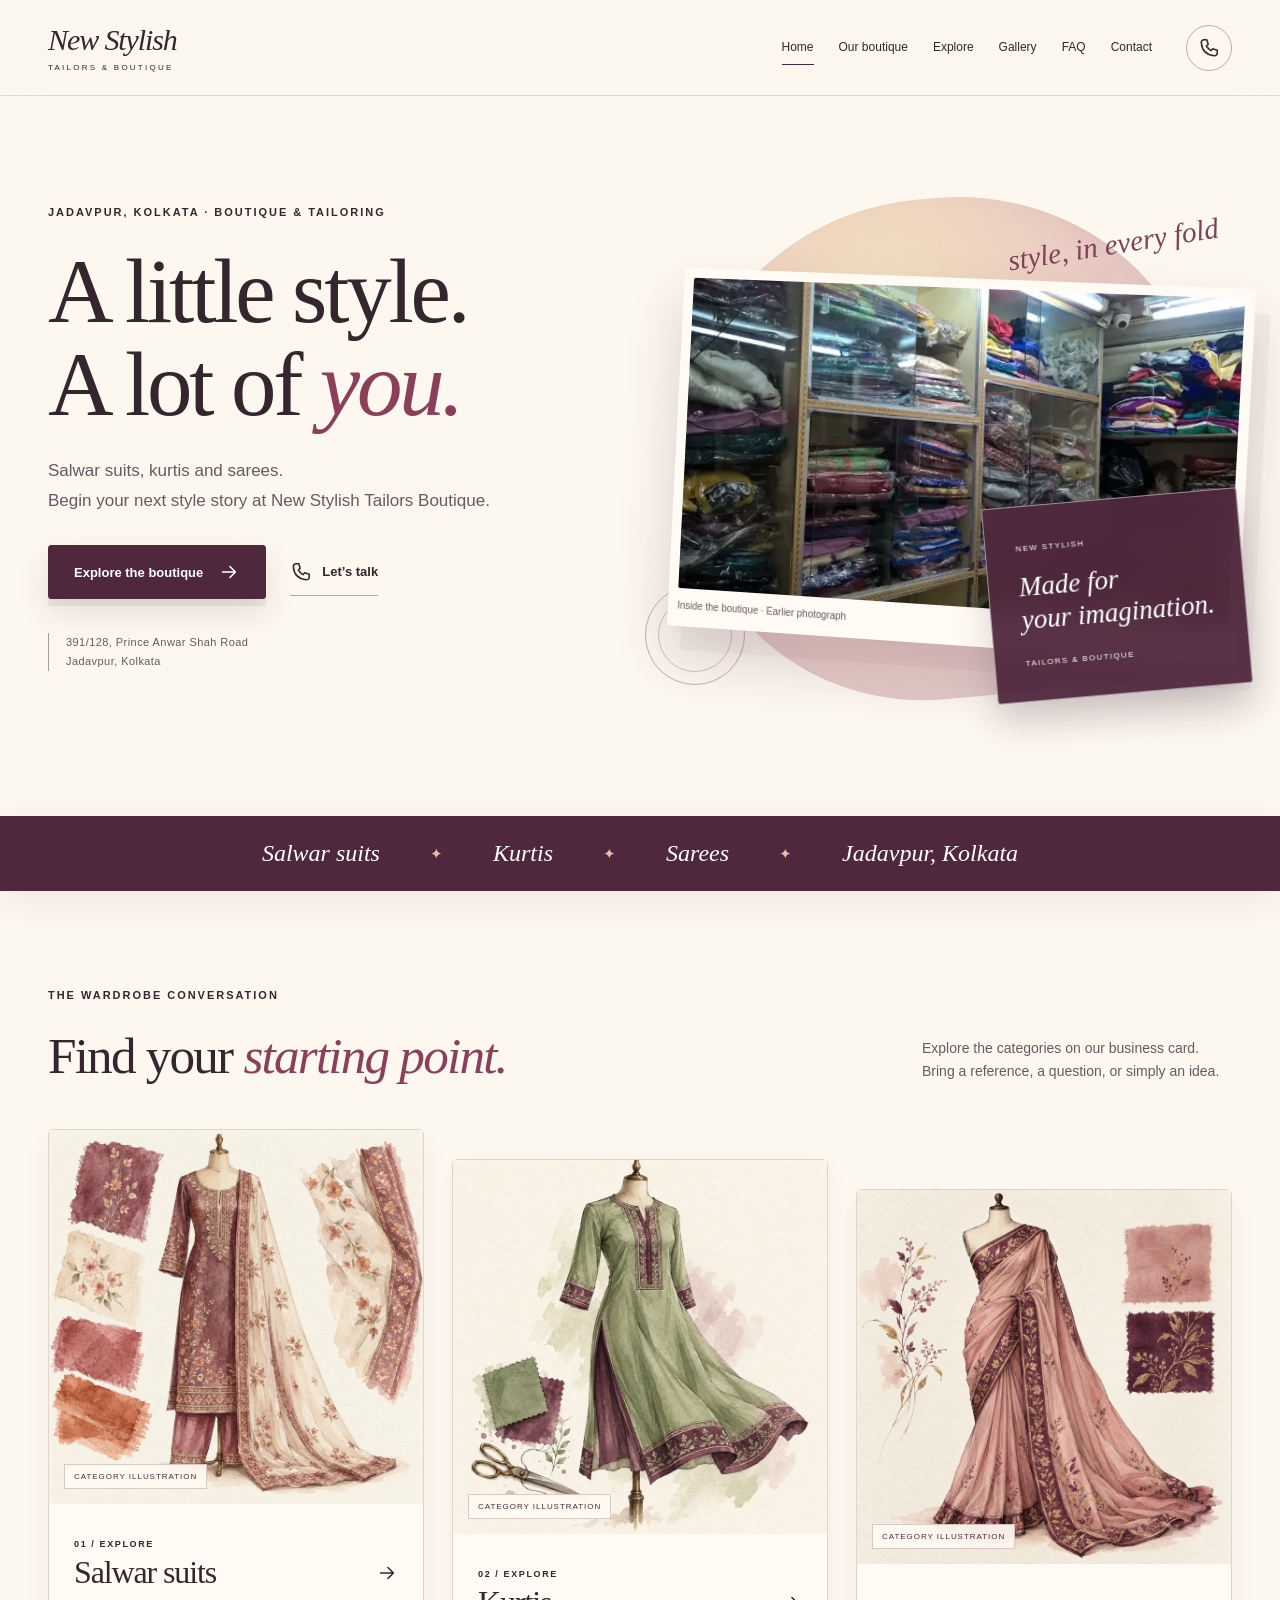
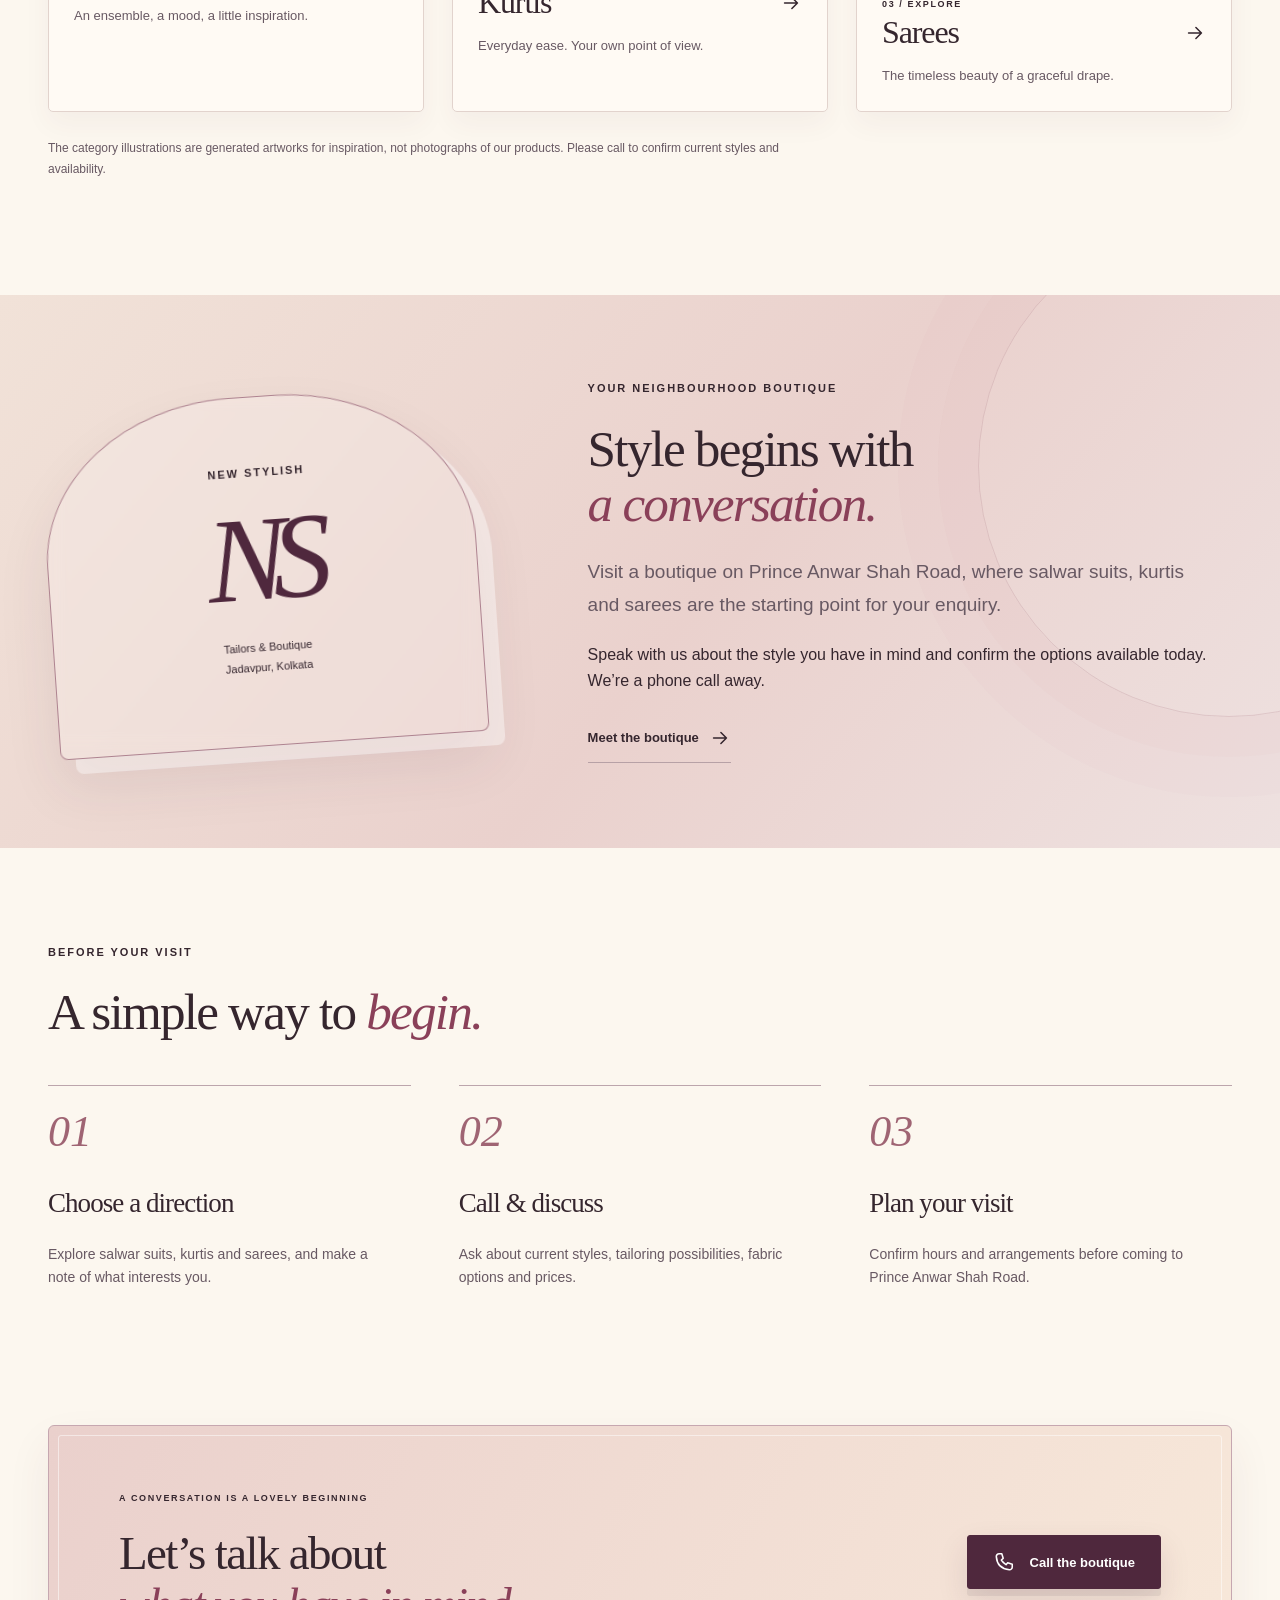
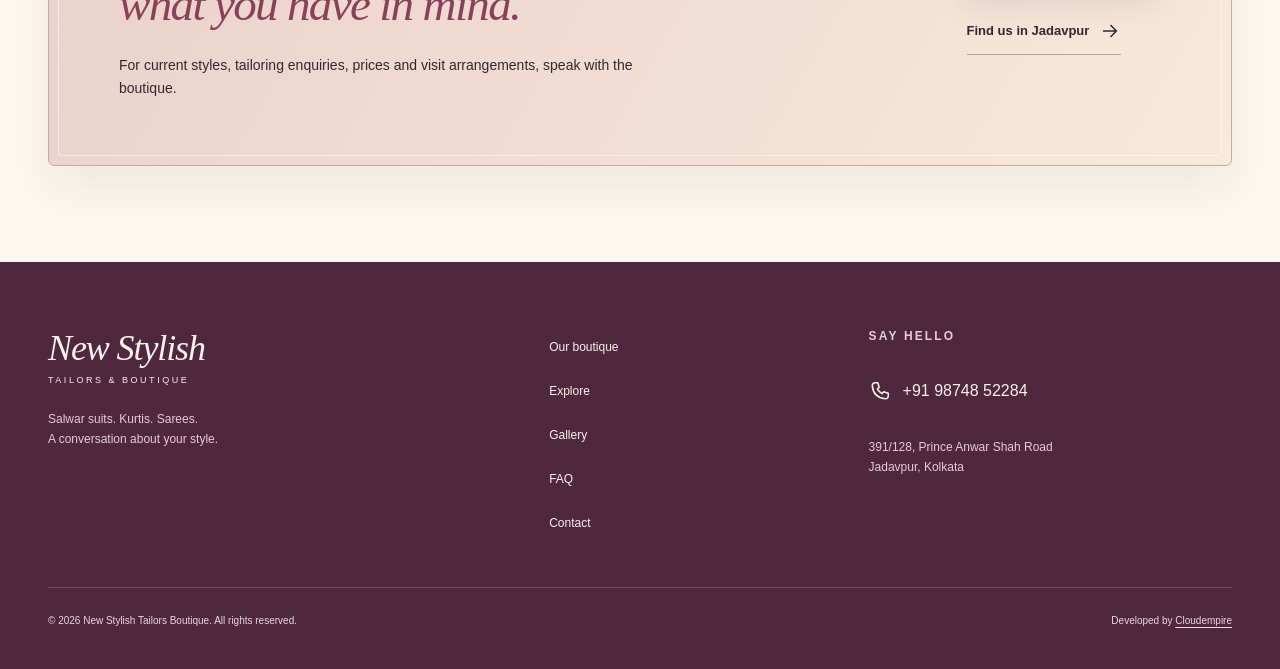
<file: index.html>
<!doctype html><html lang="en"><head><meta charset="utf-8"><meta name="viewport" content="width=device-width,initial-scale=1"><title>New Stylish Tailors Boutique | Jadavpur, Kolkata</title><meta name="description" content="Explore salwar suits, kurtis, sarees and tailoring enquiries at New Stylish Tailors Boutique on Prince Anwar Shah Road, Jadavpur, Kolkata."><meta name="theme-color" content="#4f283d"><link rel="canonical" href="https://cloudempiretech.github.io/new-stylish-tailors-kolkata/"><meta property="og:type" content="website"><meta property="og:title" content="New Stylish Tailors Boutique | Jadavpur, Kolkata"><meta property="og:description" content="Explore salwar suits, kurtis, sarees and tailoring enquiries at New Stylish Tailors Boutique on Prince Anwar Shah Road, Jadavpur, Kolkata."><meta property="og:url" content="https://cloudempiretech.github.io/new-stylish-tailors-kolkata/"><meta property="og:image" content="https://cloudempiretech.github.io/new-stylish-tailors-kolkata/assets/boutique-1080.webp"><link rel="icon" href="assets/favicon.svg" type="image/svg+xml"><link rel="stylesheet" href="assets/style.css"><script defer src="assets/site.js"></script><script type="application/ld+json">{"@context": "https://schema.org", "@type": "ClothingStore", "@id": "https://cloudempiretech.github.io/new-stylish-tailors-kolkata/#business", "name": "New Stylish Tailors Boutique", "url": "https://cloudempiretech.github.io/new-stylish-tailors-kolkata/", "telephone": "+919874852284", "address": {"@type": "PostalAddress", "streetAddress": "391/128, Prince Anwar Shah Road, Jadavpur", "addressLocality": "Kolkata", "addressRegion": "West Bengal", "addressCountry": "IN"}, "image": "https://cloudempiretech.github.io/new-stylish-tailors-kolkata/assets/boutique-1080.webp"}</script></head><body><a class="skip-link" href="#main">Skip to content</a><header class="site-header"><div class="nav-wrap"><a class="brand" href="index.html" aria-label="New Stylish Tailors Boutique home"><span class="brand-name">New Stylish</span><span class="brand-sub">TAILORS & BOUTIQUE</span></a><button class="menu-toggle" type="button" aria-controls="navigation" aria-expanded="false" aria-label="Open navigation"><span></span><span></span></button><nav id="navigation" aria-label="Main navigation"><a href="index.html" aria-current="page">Home</a><a href="about.html" >Our boutique</a><a href="services.html" >Explore</a><a href="gallery.html" >Gallery</a><a href="faq.html" >FAQ</a><a href="contact.html" >Contact</a></nav><a class="icon-link" href="tel:+919874852284" aria-label="Call New Stylish Tailors Boutique on +91 98748 52284"><svg viewBox="0 0 24 24" aria-hidden="true"><path d="M6.6 3h3l1.5 5-2 1.8a16 16 0 0 0 5.1 5.1l1.8-2 5 1.5v3a3 3 0 0 1-3.2 3C9.1 19.7 4.3 14.9 3.6 6.2A3 3 0 0 1 6.6 3Z"/></svg></a></div></header><main id="main"><section class="hero wrap"><div class="hero-copy"><p class="eyebrow intro-item">Jadavpur, Kolkata · Boutique & tailoring</p><h1 class="intro-item">A little style.<br>A lot of <em>you.</em></h1><p class="lead intro-item">Salwar suits, kurtis and sarees.<br>Begin your next style story at New Stylish Tailors Boutique.</p><div class="hero-actions intro-item"><a class="button" href="services.html">Explore the boutique <svg viewBox="0 0 24 24" aria-hidden="true"><path d="M5 12h14M13 6l6 6-6 6"/></svg></a><a class="text-link" href="tel:+919874852284"><svg viewBox="0 0 24 24" aria-hidden="true"><path d="M6.6 3h3l1.5 5-2 1.8a16 16 0 0 0 5.1 5.1l1.8-2 5 1.5v3a3 3 0 0 1-3.2 3C9.1 19.7 4.3 14.9 3.6 6.2A3 3 0 0 1 6.6 3Z"/></svg> Let’s talk</a></div><p class="hero-location intro-item">391/128, Prince Anwar Shah Road<br>Jadavpur, Kolkata</p></div><div class="hero-scene intro-item"><div class="halo" aria-hidden="true"></div><span class="floating-word" aria-hidden="true">style, in every fold</span><figure class="hero-frame tilt"><img class="" src="assets/boutique-1080.webp" srcset="assets/boutique-480.webp 480w, assets/boutique-800.webp 800w, assets/boutique-1080.webp 1080w" sizes="(max-width: 760px) 92vw, 55vw" width="1080" height="608" alt="Earlier photograph of New Stylish Tailors Boutique showing shelves of folded fabrics and garments" loading="eager" fetchpriority=high><figcaption>Inside the boutique · Earlier photograph</figcaption></figure><div class="floating-note"><span class="tiny">New Stylish</span><strong>Made for<br>your imagination.</strong><span class="tiny">Tailors & Boutique</span></div><span class="scene-orbit" aria-hidden="true"></span></div></section>
<div class="ribbon"><span>Salwar suits</span><i aria-hidden="true">✦</i><span>Kurtis</span><i aria-hidden="true">✦</i><span>Sarees</span><i aria-hidden="true">✦</i><span>Jadavpur, Kolkata</span></div>
<section class="wrap section"><div class="section-heading reveal"><div><p class="eyebrow">The wardrobe conversation</p><h2>Find your <em>starting point.</em></h2></div><p>Explore the categories on our business card. Bring a reference, a question, or simply an idea.</p></div><div class="category-grid"><a class="category-card reveal tilt" href="salwar-suits.html"><div class="art"><img class="" src="assets/salwar-suits-800.webp" srcset="assets/salwar-suits-400.webp 400w, assets/salwar-suits-800.webp 800w" sizes="(max-width: 760px) 92vw, 33vw" width="800" height="800" alt="Salwar suit and dupatta fashion illustration in plum and cream" loading="lazy"><span class="image-tag">Category illustration</span></div><div class="card-copy"><span class="eyebrow">01 / Explore</span><h3>Salwar suits <svg viewBox="0 0 24 24" aria-hidden="true"><path d="M5 12h14M13 6l6 6-6 6"/></svg></h3><p>An ensemble, a mood, a little inspiration.</p></div></a><a class="category-card reveal tilt" href="kurtis.html"><div class="art"><img class="" src="assets/kurtis-800.webp" srcset="assets/kurtis-400.webp 400w, assets/kurtis-800.webp 800w" sizes="(max-width: 760px) 92vw, 33vw" width="800" height="800" alt="Sage-green kurti fashion illustration with fabric swatches" loading="lazy"><span class="image-tag">Category illustration</span></div><div class="card-copy"><span class="eyebrow">02 / Explore</span><h3>Kurtis <svg viewBox="0 0 24 24" aria-hidden="true"><path d="M5 12h14M13 6l6 6-6 6"/></svg></h3><p>Everyday ease. Your own point of view.</p></div></a><a class="category-card reveal tilt" href="sarees.html"><div class="art"><img class="" src="assets/sarees-800.webp" srcset="assets/sarees-400.webp 400w, assets/sarees-800.webp 800w" sizes="(max-width: 760px) 92vw, 33vw" width="800" height="800" alt="Rose saree fashion illustration on a dress form" loading="lazy"><span class="image-tag">Category illustration</span></div><div class="card-copy"><span class="eyebrow">03 / Explore</span><h3>Sarees <svg viewBox="0 0 24 24" aria-hidden="true"><path d="M5 12h14M13 6l6 6-6 6"/></svg></h3><p>The timeless beauty of a graceful drape.</p></div></a></div><p class="fineprint">The category illustrations are generated artworks for inspiration, not photographs of our products. Please call to confirm current styles and availability.</p></section>
<section class="story-section"><div class="wrap story-grid"><div class="story-stamp reveal"><span class="eyebrow">New Stylish</span><span class="big-initial">NS</span><span>Tailors & Boutique<br>Jadavpur, Kolkata</span></div><div class="reveal"><p class="eyebrow">Your neighbourhood boutique</p><h2>Style begins with<br><em>a conversation.</em></h2><p class="lead">Visit a boutique on Prince Anwar Shah Road, where salwar suits, kurtis and sarees are the starting point for your enquiry.</p><p>Speak with us about the style you have in mind and confirm the options available today. We’re a phone call away.</p><a class="text-link" href="about.html">Meet the boutique <svg viewBox="0 0 24 24" aria-hidden="true"><path d="M5 12h14M13 6l6 6-6 6"/></svg></a></div></div></section>
<section class="wrap section"><div class="section-heading reveal"><div><p class="eyebrow">Before your visit</p><h2>A simple way to <em>begin.</em></h2></div></div><div class="steps"><article class="reveal"><span>01</span><h3>Choose a direction</h3><p>Explore salwar suits, kurtis and sarees, and make a note of what interests you.</p></article><article class="reveal"><span>02</span><h3>Call & discuss</h3><p>Ask about current styles, tailoring possibilities, fabric options and prices.</p></article><article class="reveal"><span>03</span><h3>Plan your visit</h3><p>Confirm hours and arrangements before coming to Prince Anwar Shah Road.</p></article></div></section><section class="contact-band wrap reveal"><div><p class="eyebrow">A conversation is a lovely beginning</p><h2>Let’s talk about<br><em>what you have in mind.</em></h2><p>For current styles, tailoring enquiries, prices and visit arrangements, speak with the boutique.</p></div><div><a class="button" href="tel:+919874852284"><svg viewBox="0 0 24 24" aria-hidden="true"><path d="M6.6 3h3l1.5 5-2 1.8a16 16 0 0 0 5.1 5.1l1.8-2 5 1.5v3a3 3 0 0 1-3.2 3C9.1 19.7 4.3 14.9 3.6 6.2A3 3 0 0 1 6.6 3Z"/></svg> Call the boutique</a><a class="text-link" href="contact.html">Find us in Jadavpur <svg viewBox="0 0 24 24" aria-hidden="true"><path d="M5 12h14M13 6l6 6-6 6"/></svg></a></div></section></main><footer><div class="wrap footer-top"><div><a class="brand" href="index.html"><span class="brand-name">New Stylish</span><span class="brand-sub">TAILORS & BOUTIQUE</span></a><p>Salwar suits. Kurtis. Sarees.<br>A conversation about your style.</p></div><nav aria-label="Footer navigation"><a href="about.html">Our boutique</a><a href="services.html">Explore</a><a href="gallery.html">Gallery</a><a href="faq.html">FAQ</a><a href="contact.html">Contact</a></nav><div><p class="eyebrow">Say hello</p><a class="footer-call" href="tel:+919874852284"><svg viewBox="0 0 24 24" aria-hidden="true"><path d="M6.6 3h3l1.5 5-2 1.8a16 16 0 0 0 5.1 5.1l1.8-2 5 1.5v3a3 3 0 0 1-3.2 3C9.1 19.7 4.3 14.9 3.6 6.2A3 3 0 0 1 6.6 3Z"/></svg> +91 98748 52284</a><p>391/128, Prince Anwar Shah Road<br>Jadavpur, Kolkata</p></div></div><div class="wrap footer-bottom"><p>© 2026 New Stylish Tailors Boutique. All rights reserved.</p><p>Developed by <a href="https://cloudempire.tech/" target="_blank" rel="noopener noreferrer">Cloudempire</a></p></div></footer></body></html>
</file>
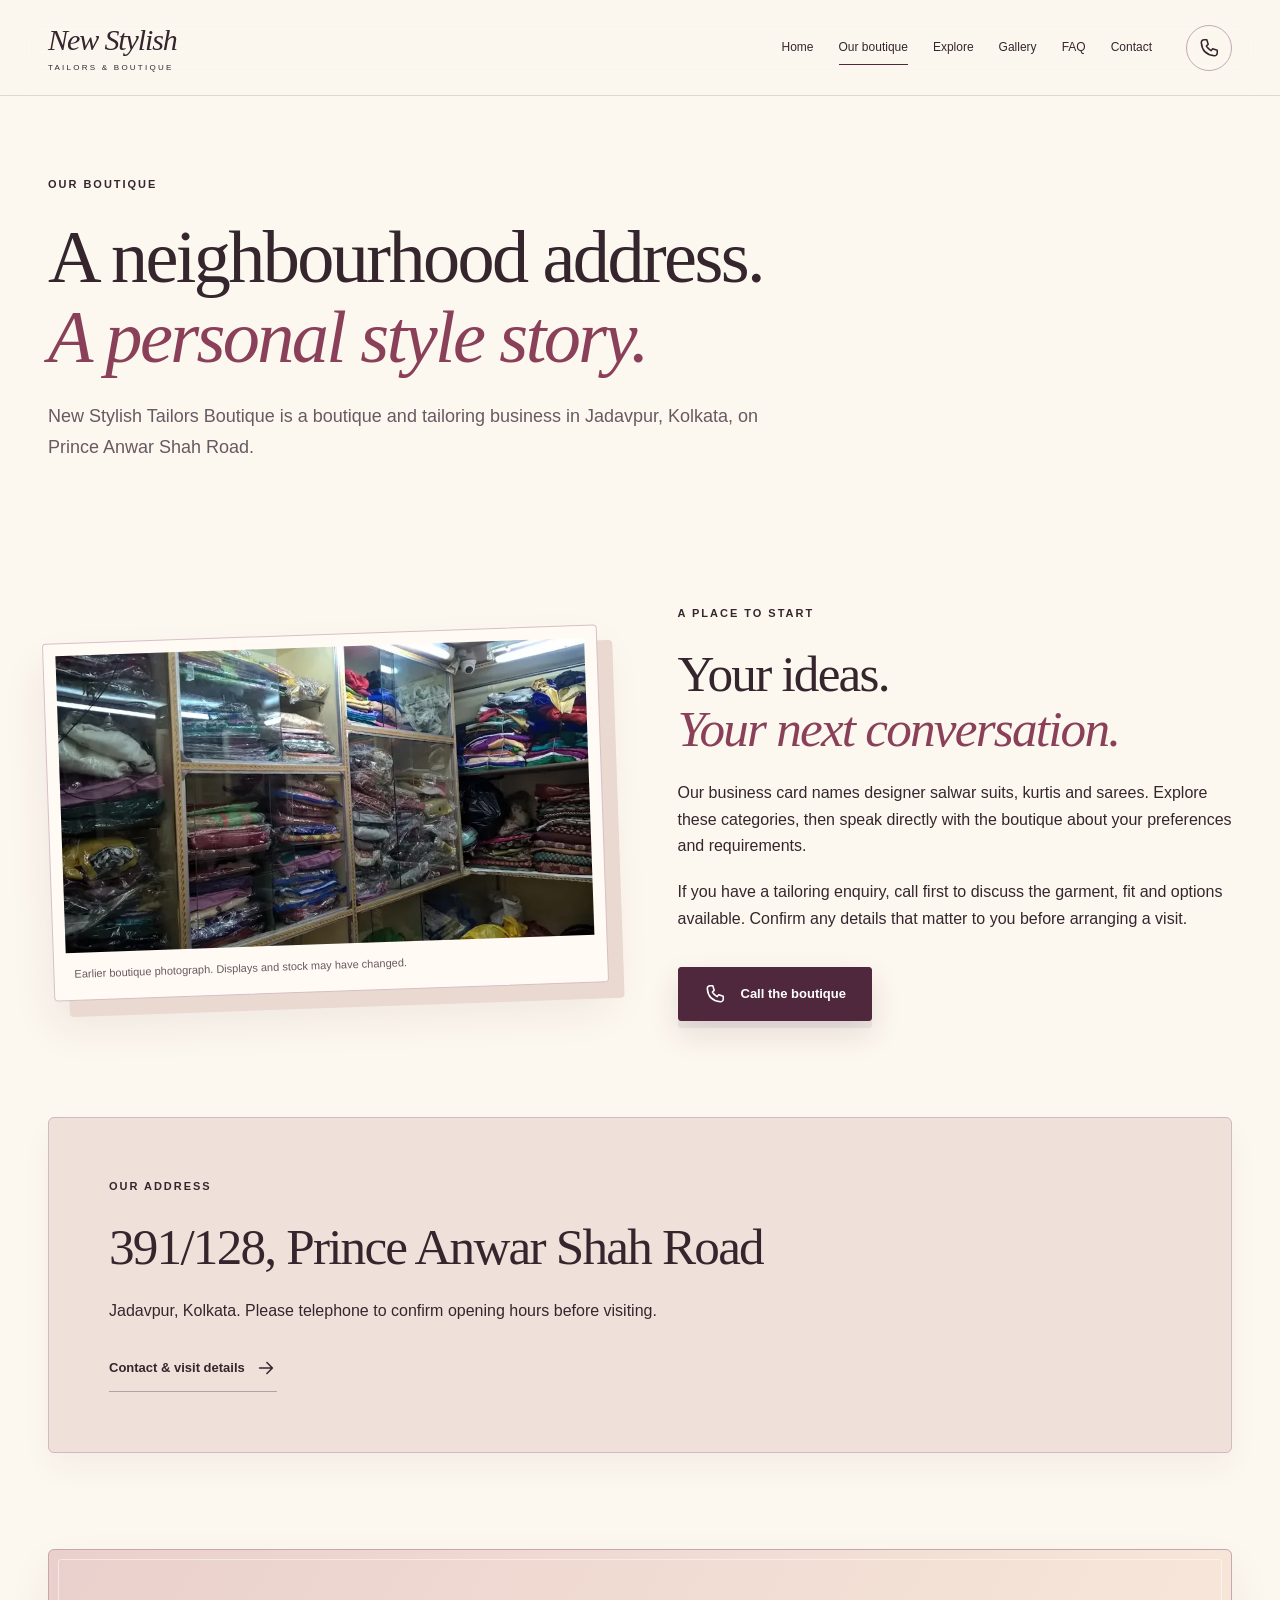
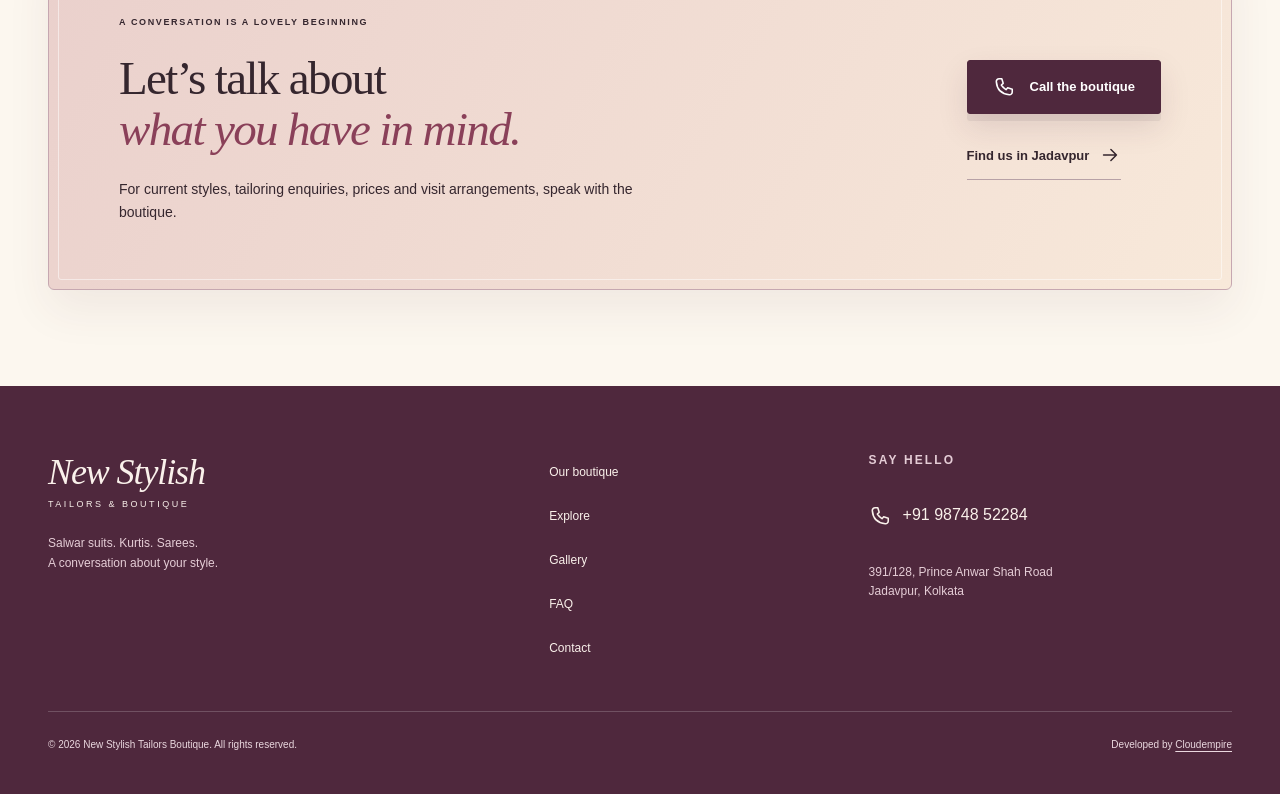
<file: about.html>
<!doctype html><html lang="en"><head><meta charset="utf-8"><meta name="viewport" content="width=device-width,initial-scale=1"><title>Our Boutique | New Stylish Tailors, Jadavpur</title><meta name="description" content="Get to know New Stylish Tailors Boutique on Prince Anwar Shah Road in Jadavpur, Kolkata. Explore its verified garment categories and plan an enquiry."><meta name="theme-color" content="#4f283d"><link rel="canonical" href="https://cloudempiretech.github.io/new-stylish-tailors-kolkata/about.html"><meta property="og:type" content="website"><meta property="og:title" content="Our Boutique | New Stylish Tailors, Jadavpur"><meta property="og:description" content="Get to know New Stylish Tailors Boutique on Prince Anwar Shah Road in Jadavpur, Kolkata. Explore its verified garment categories and plan an enquiry."><meta property="og:url" content="https://cloudempiretech.github.io/new-stylish-tailors-kolkata/about.html"><meta property="og:image" content="https://cloudempiretech.github.io/new-stylish-tailors-kolkata/assets/boutique-1080.webp"><link rel="icon" href="assets/favicon.svg" type="image/svg+xml"><link rel="stylesheet" href="assets/style.css"><script defer src="assets/site.js"></script><script type="application/ld+json">{"@context": "https://schema.org", "@type": "ClothingStore", "@id": "https://cloudempiretech.github.io/new-stylish-tailors-kolkata/#business", "name": "New Stylish Tailors Boutique", "url": "https://cloudempiretech.github.io/new-stylish-tailors-kolkata/", "telephone": "+919874852284", "address": {"@type": "PostalAddress", "streetAddress": "391/128, Prince Anwar Shah Road, Jadavpur", "addressLocality": "Kolkata", "addressRegion": "West Bengal", "addressCountry": "IN"}, "image": "https://cloudempiretech.github.io/new-stylish-tailors-kolkata/assets/boutique-1080.webp"}</script></head><body><a class="skip-link" href="#main">Skip to content</a><header class="site-header"><div class="nav-wrap"><a class="brand" href="index.html" aria-label="New Stylish Tailors Boutique home"><span class="brand-name">New Stylish</span><span class="brand-sub">TAILORS & BOUTIQUE</span></a><button class="menu-toggle" type="button" aria-controls="navigation" aria-expanded="false" aria-label="Open navigation"><span></span><span></span></button><nav id="navigation" aria-label="Main navigation"><a href="index.html" >Home</a><a href="about.html" aria-current="page">Our boutique</a><a href="services.html" >Explore</a><a href="gallery.html" >Gallery</a><a href="faq.html" >FAQ</a><a href="contact.html" >Contact</a></nav><a class="icon-link" href="tel:+919874852284" aria-label="Call New Stylish Tailors Boutique on +91 98748 52284"><svg viewBox="0 0 24 24" aria-hidden="true"><path d="M6.6 3h3l1.5 5-2 1.8a16 16 0 0 0 5.1 5.1l1.8-2 5 1.5v3a3 3 0 0 1-3.2 3C9.1 19.7 4.3 14.9 3.6 6.2A3 3 0 0 1 6.6 3Z"/></svg></a></div></header><main id="main"><section class="page-heading wrap"><p class="eyebrow reveal">Our boutique</p><h1 class="reveal">A neighbourhood address.<br><em>A personal style story.</em></h1><p class="lead reveal">New Stylish Tailors Boutique is a boutique and tailoring business in Jadavpur, Kolkata, on Prince Anwar Shah Road.</p></section><section class="wrap split section"><figure class="photo-panel reveal tilt"><img class="" src="assets/boutique-1080.webp" srcset="assets/boutique-480.webp 480w, assets/boutique-800.webp 800w, assets/boutique-1080.webp 1080w" sizes="(max-width: 760px) 92vw, 55vw" width="1080" height="608" alt="Earlier photograph of fabric and garment display shelves inside New Stylish Tailors Boutique" loading="lazy" ><figcaption>Earlier boutique photograph. Displays and stock may have changed.</figcaption></figure><div class="reveal"><p class="eyebrow">A place to start</p><h2>Your ideas.<br><em>Your next conversation.</em></h2><p>Our business card names designer salwar suits, kurtis and sarees. Explore these categories, then speak directly with the boutique about your preferences and requirements.</p><p>If you have a tailoring enquiry, call first to discuss the garment, fit and options available. Confirm any details that matter to you before arranging a visit.</p><a class="button" href="tel:+919874852284"><svg viewBox="0 0 24 24" aria-hidden="true"><path d="M6.6 3h3l1.5 5-2 1.8a16 16 0 0 0 5.1 5.1l1.8-2 5 1.5v3a3 3 0 0 1-3.2 3C9.1 19.7 4.3 14.9 3.6 6.2A3 3 0 0 1 6.6 3Z"/></svg> Call the boutique</a></div></section><section class="wrap note-panel reveal"><p class="eyebrow">Our address</p><h2>391/128, Prince Anwar Shah Road</h2><p>Jadavpur, Kolkata. Please telephone to confirm opening hours before visiting.</p><a class="text-link" href="contact.html">Contact & visit details <svg viewBox="0 0 24 24" aria-hidden="true"><path d="M5 12h14M13 6l6 6-6 6"/></svg></a></section><section class="contact-band wrap reveal"><div><p class="eyebrow">A conversation is a lovely beginning</p><h2>Let’s talk about<br><em>what you have in mind.</em></h2><p>For current styles, tailoring enquiries, prices and visit arrangements, speak with the boutique.</p></div><div><a class="button" href="tel:+919874852284"><svg viewBox="0 0 24 24" aria-hidden="true"><path d="M6.6 3h3l1.5 5-2 1.8a16 16 0 0 0 5.1 5.1l1.8-2 5 1.5v3a3 3 0 0 1-3.2 3C9.1 19.7 4.3 14.9 3.6 6.2A3 3 0 0 1 6.6 3Z"/></svg> Call the boutique</a><a class="text-link" href="contact.html">Find us in Jadavpur <svg viewBox="0 0 24 24" aria-hidden="true"><path d="M5 12h14M13 6l6 6-6 6"/></svg></a></div></section></main><footer><div class="wrap footer-top"><div><a class="brand" href="index.html"><span class="brand-name">New Stylish</span><span class="brand-sub">TAILORS & BOUTIQUE</span></a><p>Salwar suits. Kurtis. Sarees.<br>A conversation about your style.</p></div><nav aria-label="Footer navigation"><a href="about.html">Our boutique</a><a href="services.html">Explore</a><a href="gallery.html">Gallery</a><a href="faq.html">FAQ</a><a href="contact.html">Contact</a></nav><div><p class="eyebrow">Say hello</p><a class="footer-call" href="tel:+919874852284"><svg viewBox="0 0 24 24" aria-hidden="true"><path d="M6.6 3h3l1.5 5-2 1.8a16 16 0 0 0 5.1 5.1l1.8-2 5 1.5v3a3 3 0 0 1-3.2 3C9.1 19.7 4.3 14.9 3.6 6.2A3 3 0 0 1 6.6 3Z"/></svg> +91 98748 52284</a><p>391/128, Prince Anwar Shah Road<br>Jadavpur, Kolkata</p></div></div><div class="wrap footer-bottom"><p>© 2026 New Stylish Tailors Boutique. All rights reserved.</p><p>Developed by <a href="https://cloudempire.tech/" target="_blank" rel="noopener noreferrer">Cloudempire</a></p></div></footer></body></html>
</file>
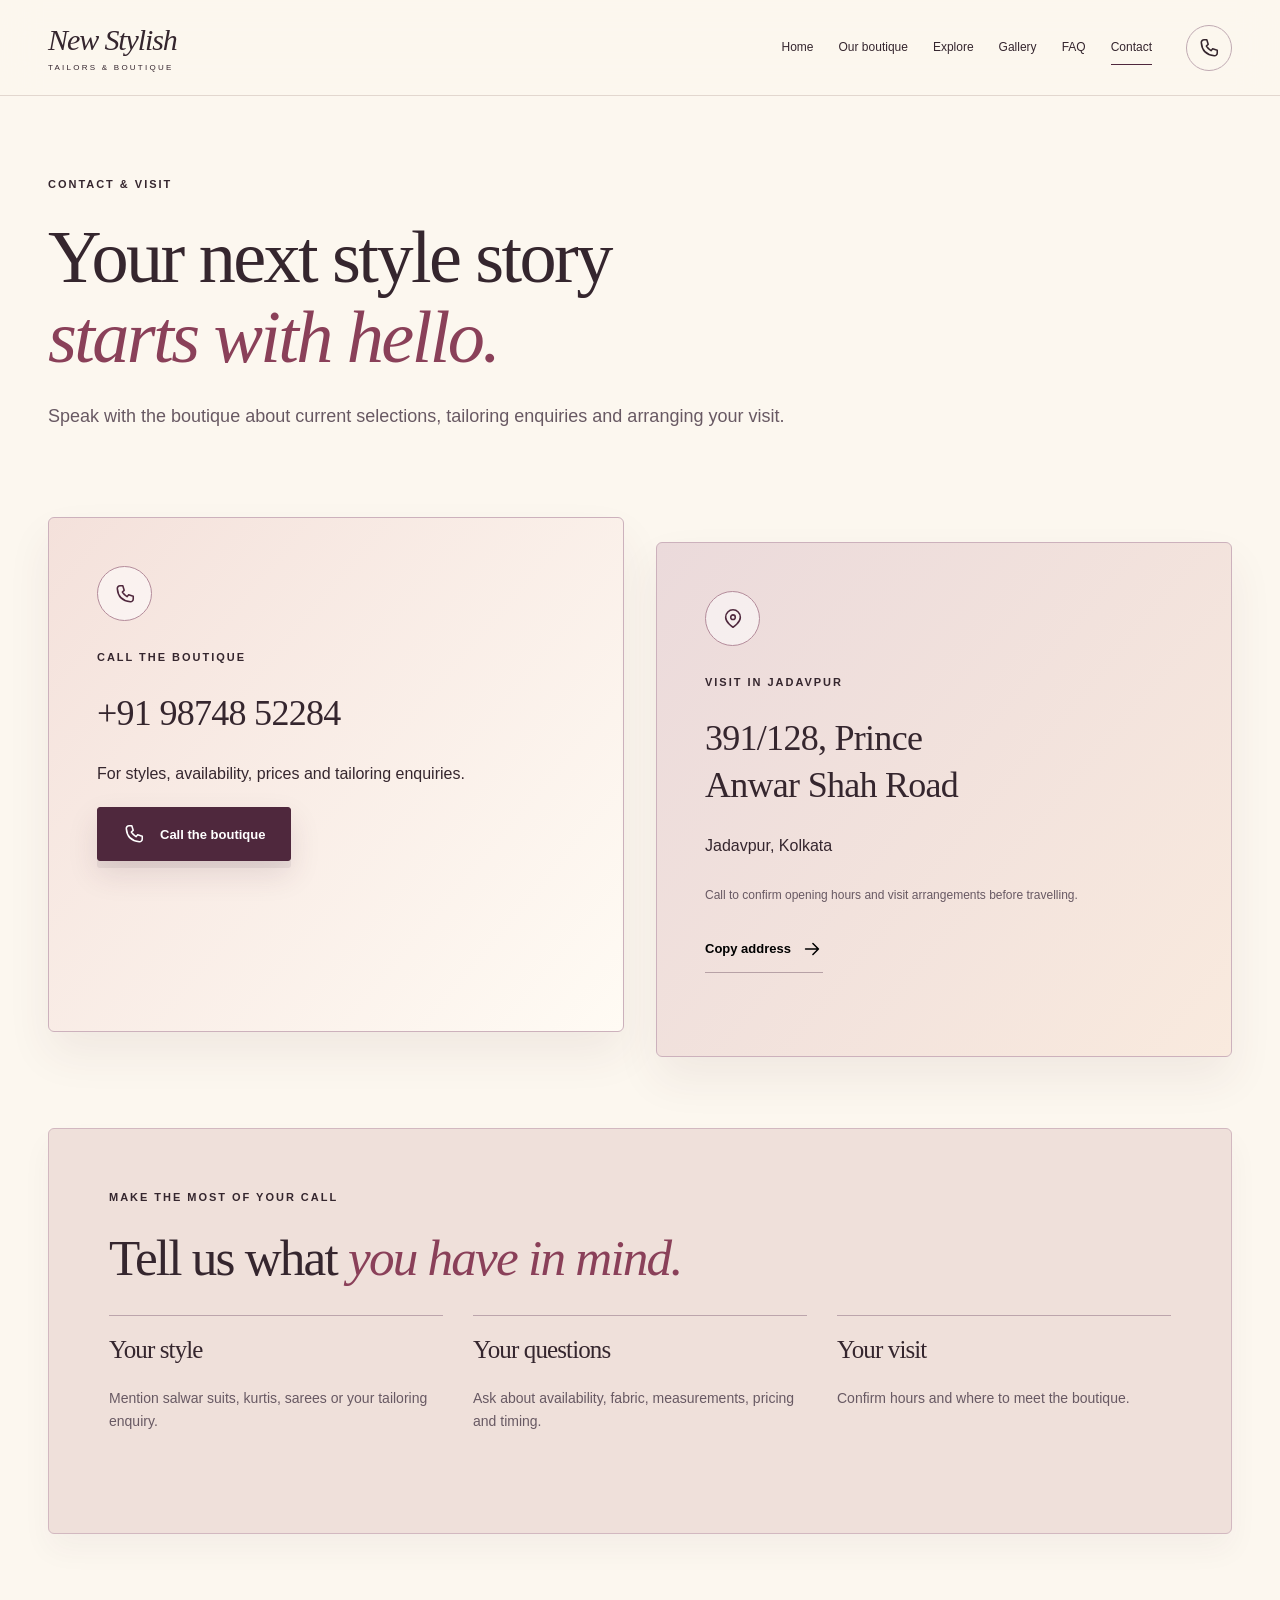
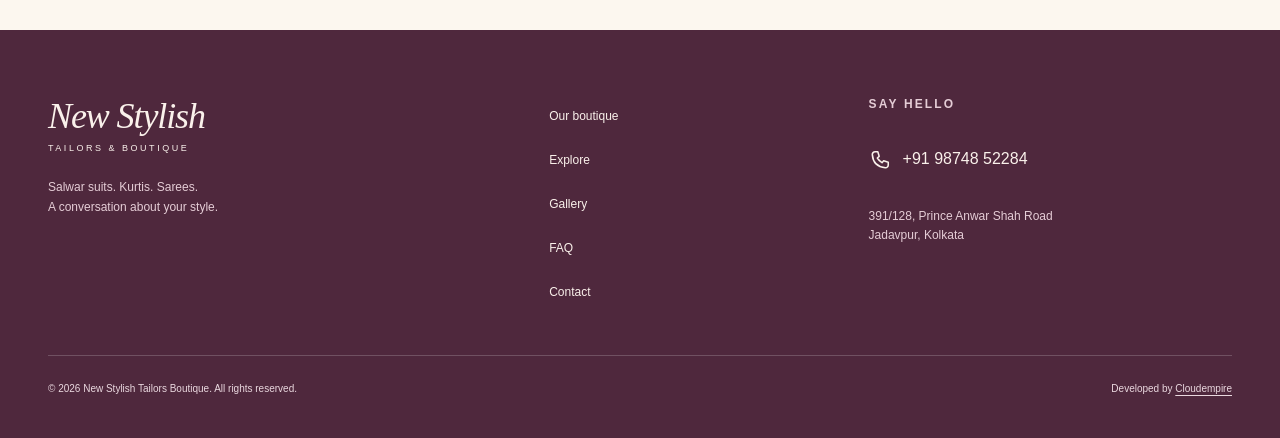
<file: contact.html>
<!doctype html><html lang="en"><head><meta charset="utf-8"><meta name="viewport" content="width=device-width,initial-scale=1"><title>Contact New Stylish Tailors Boutique | Jadavpur, Kolkata</title><meta name="description" content="Call New Stylish Tailors Boutique on +91 98748 52284. Address: 391/128, Prince Anwar Shah Road, Jadavpur, Kolkata. Confirm hours before visiting."><meta name="theme-color" content="#4f283d"><link rel="canonical" href="https://cloudempiretech.github.io/new-stylish-tailors-kolkata/contact.html"><meta property="og:type" content="website"><meta property="og:title" content="Contact New Stylish Tailors Boutique | Jadavpur, Kolkata"><meta property="og:description" content="Call New Stylish Tailors Boutique on +91 98748 52284. Address: 391/128, Prince Anwar Shah Road, Jadavpur, Kolkata. Confirm hours before visiting."><meta property="og:url" content="https://cloudempiretech.github.io/new-stylish-tailors-kolkata/contact.html"><meta property="og:image" content="https://cloudempiretech.github.io/new-stylish-tailors-kolkata/assets/boutique-1080.webp"><link rel="icon" href="assets/favicon.svg" type="image/svg+xml"><link rel="stylesheet" href="assets/style.css"><script defer src="assets/site.js"></script><script type="application/ld+json">{"@context": "https://schema.org", "@type": "ClothingStore", "@id": "https://cloudempiretech.github.io/new-stylish-tailors-kolkata/#business", "name": "New Stylish Tailors Boutique", "url": "https://cloudempiretech.github.io/new-stylish-tailors-kolkata/", "telephone": "+919874852284", "address": {"@type": "PostalAddress", "streetAddress": "391/128, Prince Anwar Shah Road, Jadavpur", "addressLocality": "Kolkata", "addressRegion": "West Bengal", "addressCountry": "IN"}, "image": "https://cloudempiretech.github.io/new-stylish-tailors-kolkata/assets/boutique-1080.webp"}</script></head><body><a class="skip-link" href="#main">Skip to content</a><header class="site-header"><div class="nav-wrap"><a class="brand" href="index.html" aria-label="New Stylish Tailors Boutique home"><span class="brand-name">New Stylish</span><span class="brand-sub">TAILORS & BOUTIQUE</span></a><button class="menu-toggle" type="button" aria-controls="navigation" aria-expanded="false" aria-label="Open navigation"><span></span><span></span></button><nav id="navigation" aria-label="Main navigation"><a href="index.html" >Home</a><a href="about.html" >Our boutique</a><a href="services.html" >Explore</a><a href="gallery.html" >Gallery</a><a href="faq.html" >FAQ</a><a href="contact.html" aria-current="page">Contact</a></nav><a class="icon-link" href="tel:+919874852284" aria-label="Call New Stylish Tailors Boutique on +91 98748 52284"><svg viewBox="0 0 24 24" aria-hidden="true"><path d="M6.6 3h3l1.5 5-2 1.8a16 16 0 0 0 5.1 5.1l1.8-2 5 1.5v3a3 3 0 0 1-3.2 3C9.1 19.7 4.3 14.9 3.6 6.2A3 3 0 0 1 6.6 3Z"/></svg></a></div></header><main id="main"><section class="page-heading wrap"><p class="eyebrow reveal">Contact & visit</p><h1 class="reveal">Your next style story<br><em>starts with hello.</em></h1><p class="lead reveal">Speak with the boutique about current selections, tailoring enquiries and arranging your visit.</p></section><section class="wrap contact-grid section first-section"><article class="contact-card reveal tilt"><div class="contact-icon"><svg viewBox="0 0 24 24" aria-hidden="true"><path d="M6.6 3h3l1.5 5-2 1.8a16 16 0 0 0 5.1 5.1l1.8-2 5 1.5v3a3 3 0 0 1-3.2 3C9.1 19.7 4.3 14.9 3.6 6.2A3 3 0 0 1 6.6 3Z"/></svg></div><p class="eyebrow">Call the boutique</p><h2><a href="tel:+919874852284">+91 98748 52284</a></h2><p>For styles, availability, prices and tailoring enquiries.</p><a class="button" href="tel:+919874852284"><svg viewBox="0 0 24 24" aria-hidden="true"><path d="M6.6 3h3l1.5 5-2 1.8a16 16 0 0 0 5.1 5.1l1.8-2 5 1.5v3a3 3 0 0 1-3.2 3C9.1 19.7 4.3 14.9 3.6 6.2A3 3 0 0 1 6.6 3Z"/></svg> Call the boutique</a></article><article class="contact-card address-card reveal"><span class="contact-icon" aria-hidden="true"><svg viewBox="0 0 24 24"><path d="M20 10c0 6-8 11-8 11S4 16 4 10a8 8 0 1 1 16 0Z"/><circle cx="12" cy="10" r="2.5"/></svg></span><p class="eyebrow">Visit in Jadavpur</p><h2>391/128, Prince<br>Anwar Shah Road</h2><p>Jadavpur, Kolkata</p><p class="fineprint">Call to confirm opening hours and visit arrangements before travelling.</p><button class="text-link" id="copy-address" type="button">Copy address <svg viewBox="0 0 24 24" aria-hidden="true"><path d="M5 12h14M13 6l6 6-6 6"/></svg></button><p class="copy-status" id="copy-status" role="status"></p></article></section><section class="wrap note-panel reveal"><p class="eyebrow">Make the most of your call</p><h2>Tell us what <em>you have in mind.</em></h2><div class="steps compact"><article><h3>Your style</h3><p>Mention salwar suits, kurtis, sarees or your tailoring enquiry.</p></article><article><h3>Your questions</h3><p>Ask about availability, fabric, measurements, pricing and timing.</p></article><article><h3>Your visit</h3><p>Confirm hours and where to meet the boutique.</p></article></div></section></main><footer><div class="wrap footer-top"><div><a class="brand" href="index.html"><span class="brand-name">New Stylish</span><span class="brand-sub">TAILORS & BOUTIQUE</span></a><p>Salwar suits. Kurtis. Sarees.<br>A conversation about your style.</p></div><nav aria-label="Footer navigation"><a href="about.html">Our boutique</a><a href="services.html">Explore</a><a href="gallery.html">Gallery</a><a href="faq.html">FAQ</a><a href="contact.html">Contact</a></nav><div><p class="eyebrow">Say hello</p><a class="footer-call" href="tel:+919874852284"><svg viewBox="0 0 24 24" aria-hidden="true"><path d="M6.6 3h3l1.5 5-2 1.8a16 16 0 0 0 5.1 5.1l1.8-2 5 1.5v3a3 3 0 0 1-3.2 3C9.1 19.7 4.3 14.9 3.6 6.2A3 3 0 0 1 6.6 3Z"/></svg> +91 98748 52284</a><p>391/128, Prince Anwar Shah Road<br>Jadavpur, Kolkata</p></div></div><div class="wrap footer-bottom"><p>© 2026 New Stylish Tailors Boutique. All rights reserved.</p><p>Developed by <a href="https://cloudempire.tech/" target="_blank" rel="noopener noreferrer">Cloudempire</a></p></div></footer></body></html>
</file>
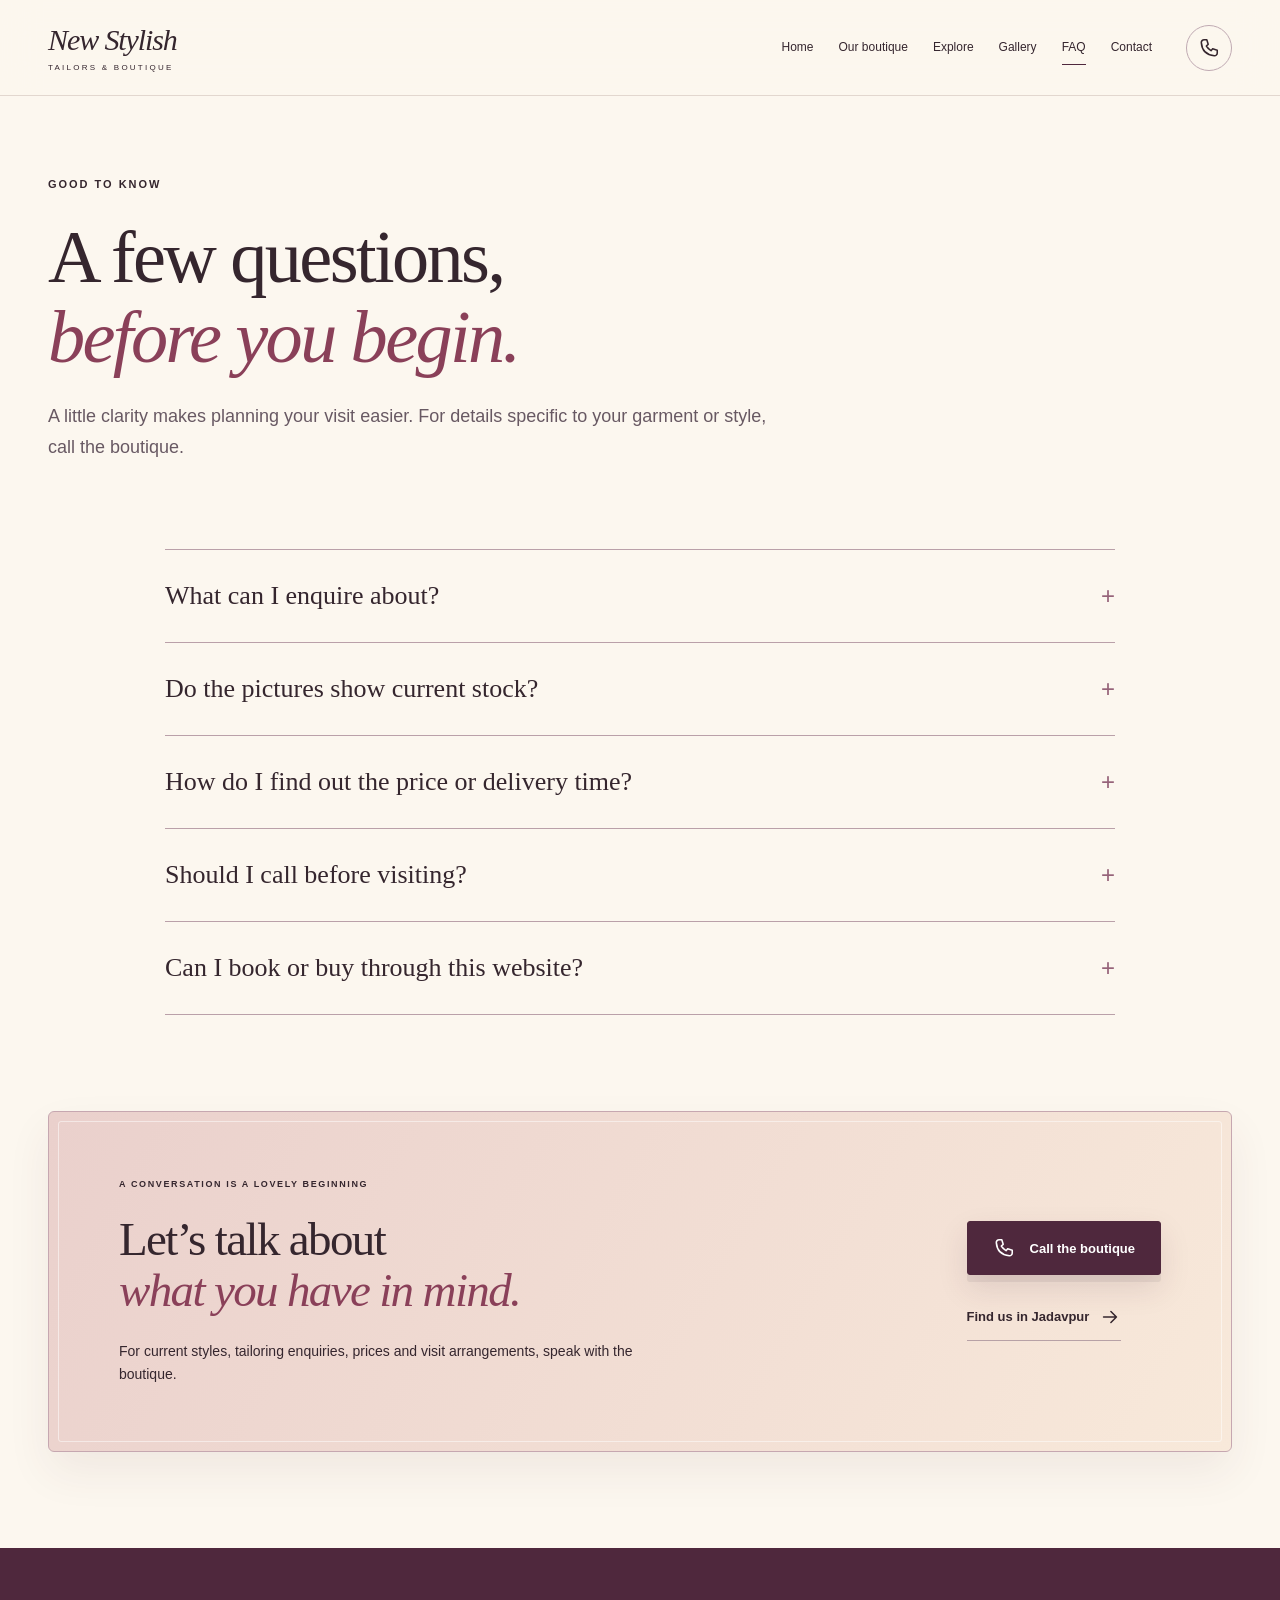
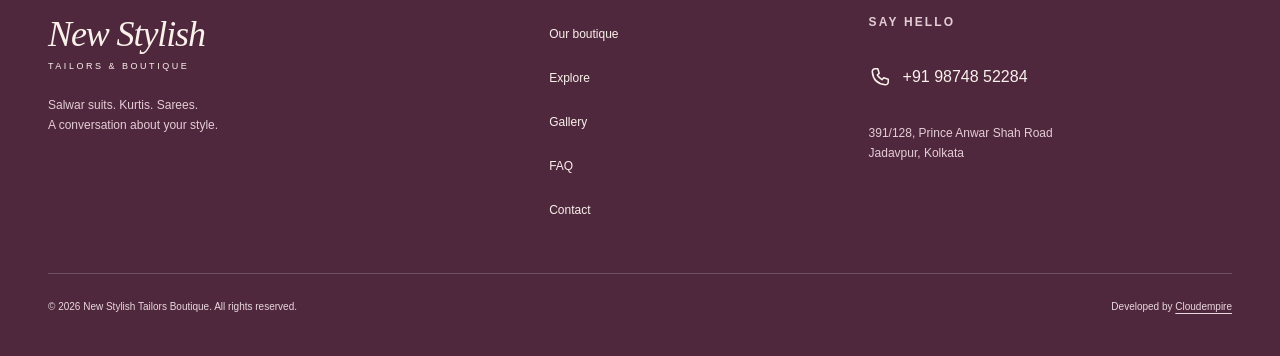
<file: faq.html>
<!doctype html><html lang="en"><head><meta charset="utf-8"><meta name="viewport" content="width=device-width,initial-scale=1"><title>Questions Before Your Visit | New Stylish Tailors Boutique</title><meta name="description" content="Find practical answers about enquiries, product imagery, prices and visiting New Stylish Tailors Boutique in Jadavpur, Kolkata."><meta name="theme-color" content="#4f283d"><link rel="canonical" href="https://cloudempiretech.github.io/new-stylish-tailors-kolkata/faq.html"><meta property="og:type" content="website"><meta property="og:title" content="Questions Before Your Visit | New Stylish Tailors Boutique"><meta property="og:description" content="Find practical answers about enquiries, product imagery, prices and visiting New Stylish Tailors Boutique in Jadavpur, Kolkata."><meta property="og:url" content="https://cloudempiretech.github.io/new-stylish-tailors-kolkata/faq.html"><meta property="og:image" content="https://cloudempiretech.github.io/new-stylish-tailors-kolkata/assets/boutique-1080.webp"><link rel="icon" href="assets/favicon.svg" type="image/svg+xml"><link rel="stylesheet" href="assets/style.css"><script defer src="assets/site.js"></script><script type="application/ld+json">{"@context": "https://schema.org", "@type": "ClothingStore", "@id": "https://cloudempiretech.github.io/new-stylish-tailors-kolkata/#business", "name": "New Stylish Tailors Boutique", "url": "https://cloudempiretech.github.io/new-stylish-tailors-kolkata/", "telephone": "+919874852284", "address": {"@type": "PostalAddress", "streetAddress": "391/128, Prince Anwar Shah Road, Jadavpur", "addressLocality": "Kolkata", "addressRegion": "West Bengal", "addressCountry": "IN"}, "image": "https://cloudempiretech.github.io/new-stylish-tailors-kolkata/assets/boutique-1080.webp"}</script></head><body><a class="skip-link" href="#main">Skip to content</a><header class="site-header"><div class="nav-wrap"><a class="brand" href="index.html" aria-label="New Stylish Tailors Boutique home"><span class="brand-name">New Stylish</span><span class="brand-sub">TAILORS & BOUTIQUE</span></a><button class="menu-toggle" type="button" aria-controls="navigation" aria-expanded="false" aria-label="Open navigation"><span></span><span></span></button><nav id="navigation" aria-label="Main navigation"><a href="index.html" >Home</a><a href="about.html" >Our boutique</a><a href="services.html" >Explore</a><a href="gallery.html" >Gallery</a><a href="faq.html" aria-current="page">FAQ</a><a href="contact.html" >Contact</a></nav><a class="icon-link" href="tel:+919874852284" aria-label="Call New Stylish Tailors Boutique on +91 98748 52284"><svg viewBox="0 0 24 24" aria-hidden="true"><path d="M6.6 3h3l1.5 5-2 1.8a16 16 0 0 0 5.1 5.1l1.8-2 5 1.5v3a3 3 0 0 1-3.2 3C9.1 19.7 4.3 14.9 3.6 6.2A3 3 0 0 1 6.6 3Z"/></svg></a></div></header><main id="main"><section class="page-heading wrap"><p class="eyebrow reveal">Good to know</p><h1 class="reveal">A few questions,<br><em>before you begin.</em></h1><p class="lead reveal">A little clarity makes planning your visit easier. For details specific to your garment or style, call the boutique.</p></section><section class="wrap section first-section faq-wrap"><div class="faq-list"><details class="reveal"><summary>What can I enquire about?<span aria-hidden="true">+</span></summary><p>Our business card identifies designer salwar suits, kurtis and sarees. For tailoring requirements or a particular style, call the boutique and ask what is currently available.</p></details><details class="reveal"><summary>Do the pictures show current stock?<span aria-hidden="true">+</span></summary><p>No. The boutique and business-card photographs are earlier images. The category artworks are generated illustrations. Please speak with the boutique about current products before visiting.</p></details><details class="reveal"><summary>How do I find out the price or delivery time?<span aria-hidden="true">+</span></summary><p>Prices, fabric availability and delivery dates depend on your enquiry. Call +91 98748 52284 to discuss your requirements directly; this website does not list unverified prices or turnaround promises.</p></details><details class="reveal"><summary>Should I call before visiting?<span aria-hidden="true">+</span></summary><p>Yes. Call to confirm opening hours and any arrangements needed for a visit to 391/128, Prince Anwar Shah Road, Jadavpur, Kolkata.</p></details><details class="reveal"><summary>Can I book or buy through this website?<span aria-hidden="true">+</span></summary><p>This website is an enquiry guide. Use the telephone links to contact the boutique. It does not collect payments or submit orders online.</p></details></div></section><section class="contact-band wrap reveal"><div><p class="eyebrow">A conversation is a lovely beginning</p><h2>Let’s talk about<br><em>what you have in mind.</em></h2><p>For current styles, tailoring enquiries, prices and visit arrangements, speak with the boutique.</p></div><div><a class="button" href="tel:+919874852284"><svg viewBox="0 0 24 24" aria-hidden="true"><path d="M6.6 3h3l1.5 5-2 1.8a16 16 0 0 0 5.1 5.1l1.8-2 5 1.5v3a3 3 0 0 1-3.2 3C9.1 19.7 4.3 14.9 3.6 6.2A3 3 0 0 1 6.6 3Z"/></svg> Call the boutique</a><a class="text-link" href="contact.html">Find us in Jadavpur <svg viewBox="0 0 24 24" aria-hidden="true"><path d="M5 12h14M13 6l6 6-6 6"/></svg></a></div></section></main><footer><div class="wrap footer-top"><div><a class="brand" href="index.html"><span class="brand-name">New Stylish</span><span class="brand-sub">TAILORS & BOUTIQUE</span></a><p>Salwar suits. Kurtis. Sarees.<br>A conversation about your style.</p></div><nav aria-label="Footer navigation"><a href="about.html">Our boutique</a><a href="services.html">Explore</a><a href="gallery.html">Gallery</a><a href="faq.html">FAQ</a><a href="contact.html">Contact</a></nav><div><p class="eyebrow">Say hello</p><a class="footer-call" href="tel:+919874852284"><svg viewBox="0 0 24 24" aria-hidden="true"><path d="M6.6 3h3l1.5 5-2 1.8a16 16 0 0 0 5.1 5.1l1.8-2 5 1.5v3a3 3 0 0 1-3.2 3C9.1 19.7 4.3 14.9 3.6 6.2A3 3 0 0 1 6.6 3Z"/></svg> +91 98748 52284</a><p>391/128, Prince Anwar Shah Road<br>Jadavpur, Kolkata</p></div></div><div class="wrap footer-bottom"><p>© 2026 New Stylish Tailors Boutique. All rights reserved.</p><p>Developed by <a href="https://cloudempire.tech/" target="_blank" rel="noopener noreferrer">Cloudempire</a></p></div></footer></body></html>
</file>
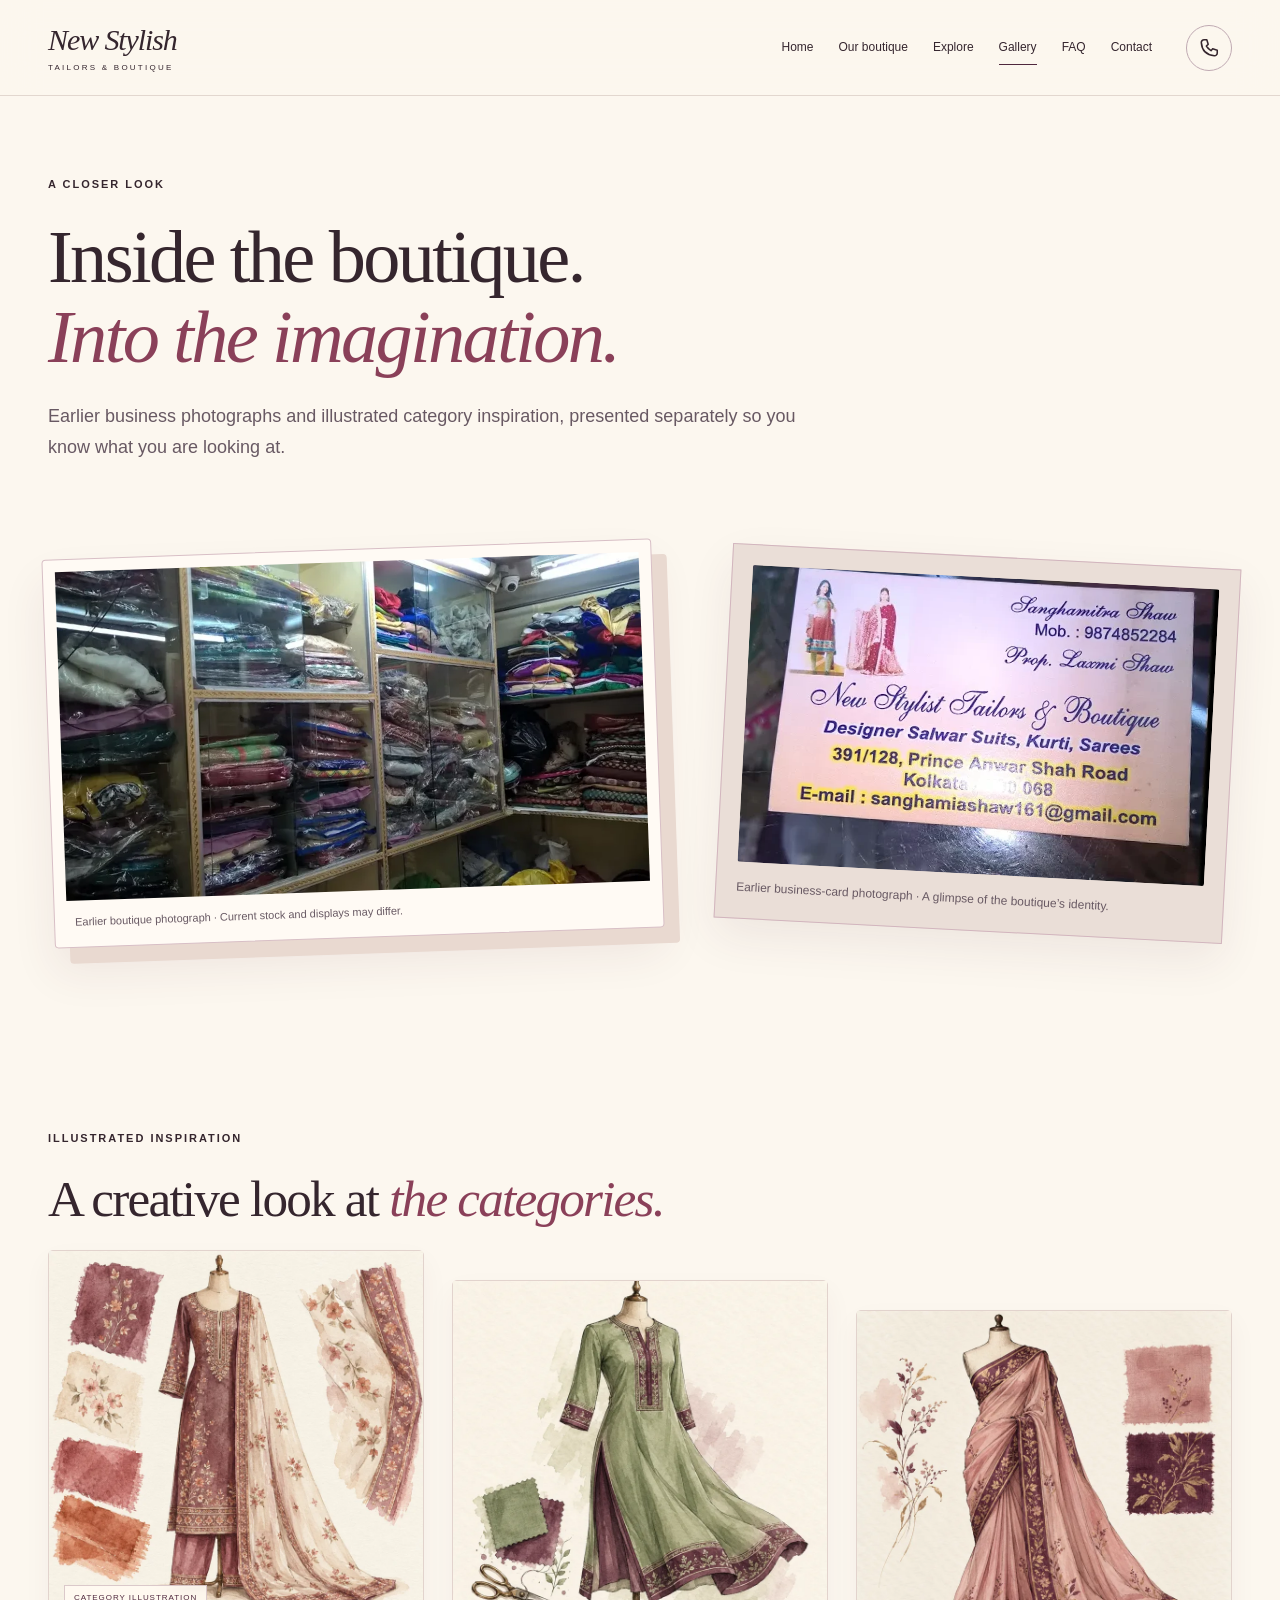
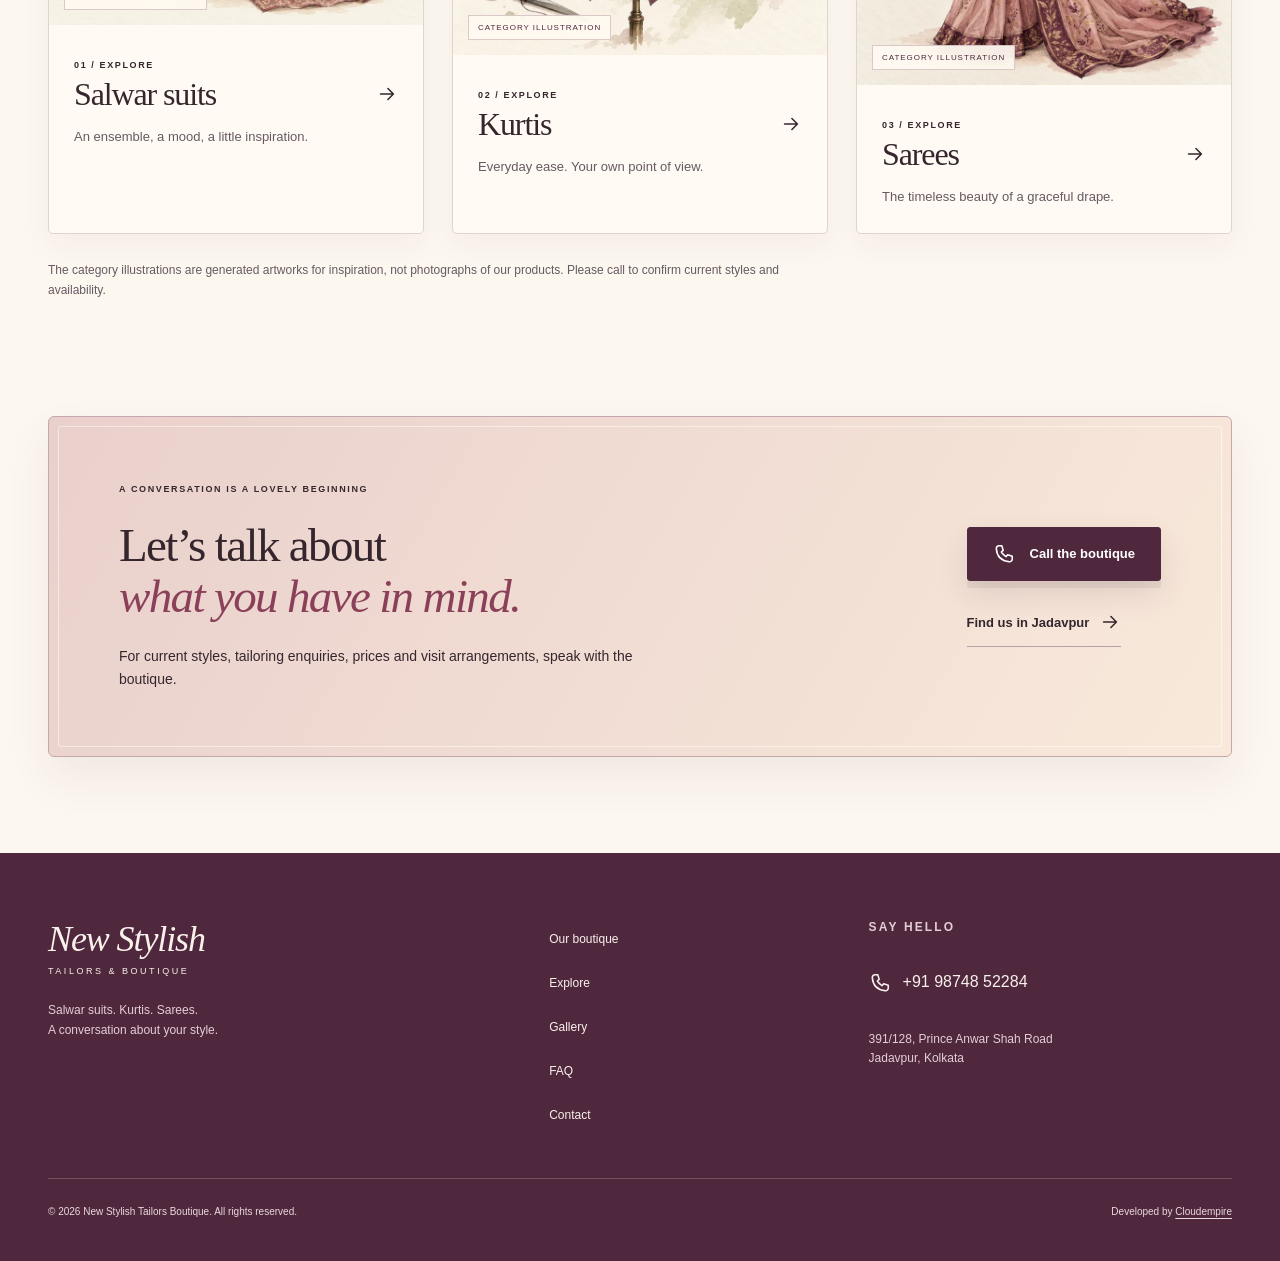
<file: gallery.html>
<!doctype html><html lang="en"><head><meta charset="utf-8"><meta name="viewport" content="width=device-width,initial-scale=1"><title>Boutique Gallery &amp; Illustrations | New Stylish Tailors</title><meta name="description" content="View genuine earlier boutique and business-card photographs, alongside clearly labelled category illustrations for New Stylish Tailors Boutique, Kolkata."><meta name="theme-color" content="#4f283d"><link rel="canonical" href="https://cloudempiretech.github.io/new-stylish-tailors-kolkata/gallery.html"><meta property="og:type" content="website"><meta property="og:title" content="Boutique Gallery &amp; Illustrations | New Stylish Tailors"><meta property="og:description" content="View genuine earlier boutique and business-card photographs, alongside clearly labelled category illustrations for New Stylish Tailors Boutique, Kolkata."><meta property="og:url" content="https://cloudempiretech.github.io/new-stylish-tailors-kolkata/gallery.html"><meta property="og:image" content="https://cloudempiretech.github.io/new-stylish-tailors-kolkata/assets/boutique-1080.webp"><link rel="icon" href="assets/favicon.svg" type="image/svg+xml"><link rel="stylesheet" href="assets/style.css"><script defer src="assets/site.js"></script><script type="application/ld+json">{"@context": "https://schema.org", "@type": "ClothingStore", "@id": "https://cloudempiretech.github.io/new-stylish-tailors-kolkata/#business", "name": "New Stylish Tailors Boutique", "url": "https://cloudempiretech.github.io/new-stylish-tailors-kolkata/", "telephone": "+919874852284", "address": {"@type": "PostalAddress", "streetAddress": "391/128, Prince Anwar Shah Road, Jadavpur", "addressLocality": "Kolkata", "addressRegion": "West Bengal", "addressCountry": "IN"}, "image": "https://cloudempiretech.github.io/new-stylish-tailors-kolkata/assets/boutique-1080.webp"}</script></head><body><a class="skip-link" href="#main">Skip to content</a><header class="site-header"><div class="nav-wrap"><a class="brand" href="index.html" aria-label="New Stylish Tailors Boutique home"><span class="brand-name">New Stylish</span><span class="brand-sub">TAILORS & BOUTIQUE</span></a><button class="menu-toggle" type="button" aria-controls="navigation" aria-expanded="false" aria-label="Open navigation"><span></span><span></span></button><nav id="navigation" aria-label="Main navigation"><a href="index.html" >Home</a><a href="about.html" >Our boutique</a><a href="services.html" >Explore</a><a href="gallery.html" aria-current="page">Gallery</a><a href="faq.html" >FAQ</a><a href="contact.html" >Contact</a></nav><a class="icon-link" href="tel:+919874852284" aria-label="Call New Stylish Tailors Boutique on +91 98748 52284"><svg viewBox="0 0 24 24" aria-hidden="true"><path d="M6.6 3h3l1.5 5-2 1.8a16 16 0 0 0 5.1 5.1l1.8-2 5 1.5v3a3 3 0 0 1-3.2 3C9.1 19.7 4.3 14.9 3.6 6.2A3 3 0 0 1 6.6 3Z"/></svg></a></div></header><main id="main"><section class="page-heading wrap"><p class="eyebrow reveal">A closer look</p><h1 class="reveal">Inside the boutique.<br><em>Into the imagination.</em></h1><p class="lead reveal">Earlier business photographs and illustrated category inspiration, presented separately so you know what you are looking at.</p></section><section class="wrap section first-section"><div class="gallery-real"><figure class="photo-panel reveal tilt"><img class="" src="assets/boutique-1080.webp" srcset="assets/boutique-480.webp 480w, assets/boutique-800.webp 800w, assets/boutique-1080.webp 1080w" sizes="(max-width: 760px) 92vw, 55vw" width="1080" height="608" alt="Earlier interior photograph of New Stylish Tailors Boutique with shelves of fabrics and garments" loading="lazy" ><figcaption>Earlier boutique photograph · Current stock and displays may differ.</figcaption></figure><figure class="card-photo reveal"><img src="assets/business-card.webp" width="565" height="360" alt="Photograph of New Stylish Tailors and Boutique business card, showing garment categories, Prince Anwar Shah Road address and phone number" loading="lazy"><figcaption>Earlier business-card photograph · A glimpse of the boutique’s identity.</figcaption></figure></div></section><section class="wrap section"><p class="eyebrow reveal">Illustrated inspiration</p><h2 class="reveal">A creative look at <em>the categories.</em></h2><div class="category-grid"><a class="category-card reveal tilt" href="salwar-suits.html"><div class="art"><img class="" src="assets/salwar-suits-800.webp" srcset="assets/salwar-suits-400.webp 400w, assets/salwar-suits-800.webp 800w" sizes="(max-width: 760px) 92vw, 33vw" width="800" height="800" alt="Salwar suit and dupatta fashion illustration in plum and cream" loading="lazy"><span class="image-tag">Category illustration</span></div><div class="card-copy"><span class="eyebrow">01 / Explore</span><h3>Salwar suits <svg viewBox="0 0 24 24" aria-hidden="true"><path d="M5 12h14M13 6l6 6-6 6"/></svg></h3><p>An ensemble, a mood, a little inspiration.</p></div></a><a class="category-card reveal tilt" href="kurtis.html"><div class="art"><img class="" src="assets/kurtis-800.webp" srcset="assets/kurtis-400.webp 400w, assets/kurtis-800.webp 800w" sizes="(max-width: 760px) 92vw, 33vw" width="800" height="800" alt="Sage-green kurti fashion illustration with fabric swatches" loading="lazy"><span class="image-tag">Category illustration</span></div><div class="card-copy"><span class="eyebrow">02 / Explore</span><h3>Kurtis <svg viewBox="0 0 24 24" aria-hidden="true"><path d="M5 12h14M13 6l6 6-6 6"/></svg></h3><p>Everyday ease. Your own point of view.</p></div></a><a class="category-card reveal tilt" href="sarees.html"><div class="art"><img class="" src="assets/sarees-800.webp" srcset="assets/sarees-400.webp 400w, assets/sarees-800.webp 800w" sizes="(max-width: 760px) 92vw, 33vw" width="800" height="800" alt="Rose saree fashion illustration on a dress form" loading="lazy"><span class="image-tag">Category illustration</span></div><div class="card-copy"><span class="eyebrow">03 / Explore</span><h3>Sarees <svg viewBox="0 0 24 24" aria-hidden="true"><path d="M5 12h14M13 6l6 6-6 6"/></svg></h3><p>The timeless beauty of a graceful drape.</p></div></a></div><p class="fineprint">The category illustrations are generated artworks for inspiration, not photographs of our products. Please call to confirm current styles and availability.</p></section><section class="contact-band wrap reveal"><div><p class="eyebrow">A conversation is a lovely beginning</p><h2>Let’s talk about<br><em>what you have in mind.</em></h2><p>For current styles, tailoring enquiries, prices and visit arrangements, speak with the boutique.</p></div><div><a class="button" href="tel:+919874852284"><svg viewBox="0 0 24 24" aria-hidden="true"><path d="M6.6 3h3l1.5 5-2 1.8a16 16 0 0 0 5.1 5.1l1.8-2 5 1.5v3a3 3 0 0 1-3.2 3C9.1 19.7 4.3 14.9 3.6 6.2A3 3 0 0 1 6.6 3Z"/></svg> Call the boutique</a><a class="text-link" href="contact.html">Find us in Jadavpur <svg viewBox="0 0 24 24" aria-hidden="true"><path d="M5 12h14M13 6l6 6-6 6"/></svg></a></div></section></main><footer><div class="wrap footer-top"><div><a class="brand" href="index.html"><span class="brand-name">New Stylish</span><span class="brand-sub">TAILORS & BOUTIQUE</span></a><p>Salwar suits. Kurtis. Sarees.<br>A conversation about your style.</p></div><nav aria-label="Footer navigation"><a href="about.html">Our boutique</a><a href="services.html">Explore</a><a href="gallery.html">Gallery</a><a href="faq.html">FAQ</a><a href="contact.html">Contact</a></nav><div><p class="eyebrow">Say hello</p><a class="footer-call" href="tel:+919874852284"><svg viewBox="0 0 24 24" aria-hidden="true"><path d="M6.6 3h3l1.5 5-2 1.8a16 16 0 0 0 5.1 5.1l1.8-2 5 1.5v3a3 3 0 0 1-3.2 3C9.1 19.7 4.3 14.9 3.6 6.2A3 3 0 0 1 6.6 3Z"/></svg> +91 98748 52284</a><p>391/128, Prince Anwar Shah Road<br>Jadavpur, Kolkata</p></div></div><div class="wrap footer-bottom"><p>© 2026 New Stylish Tailors Boutique. All rights reserved.</p><p>Developed by <a href="https://cloudempire.tech/" target="_blank" rel="noopener noreferrer">Cloudempire</a></p></div></footer></body></html>
</file>
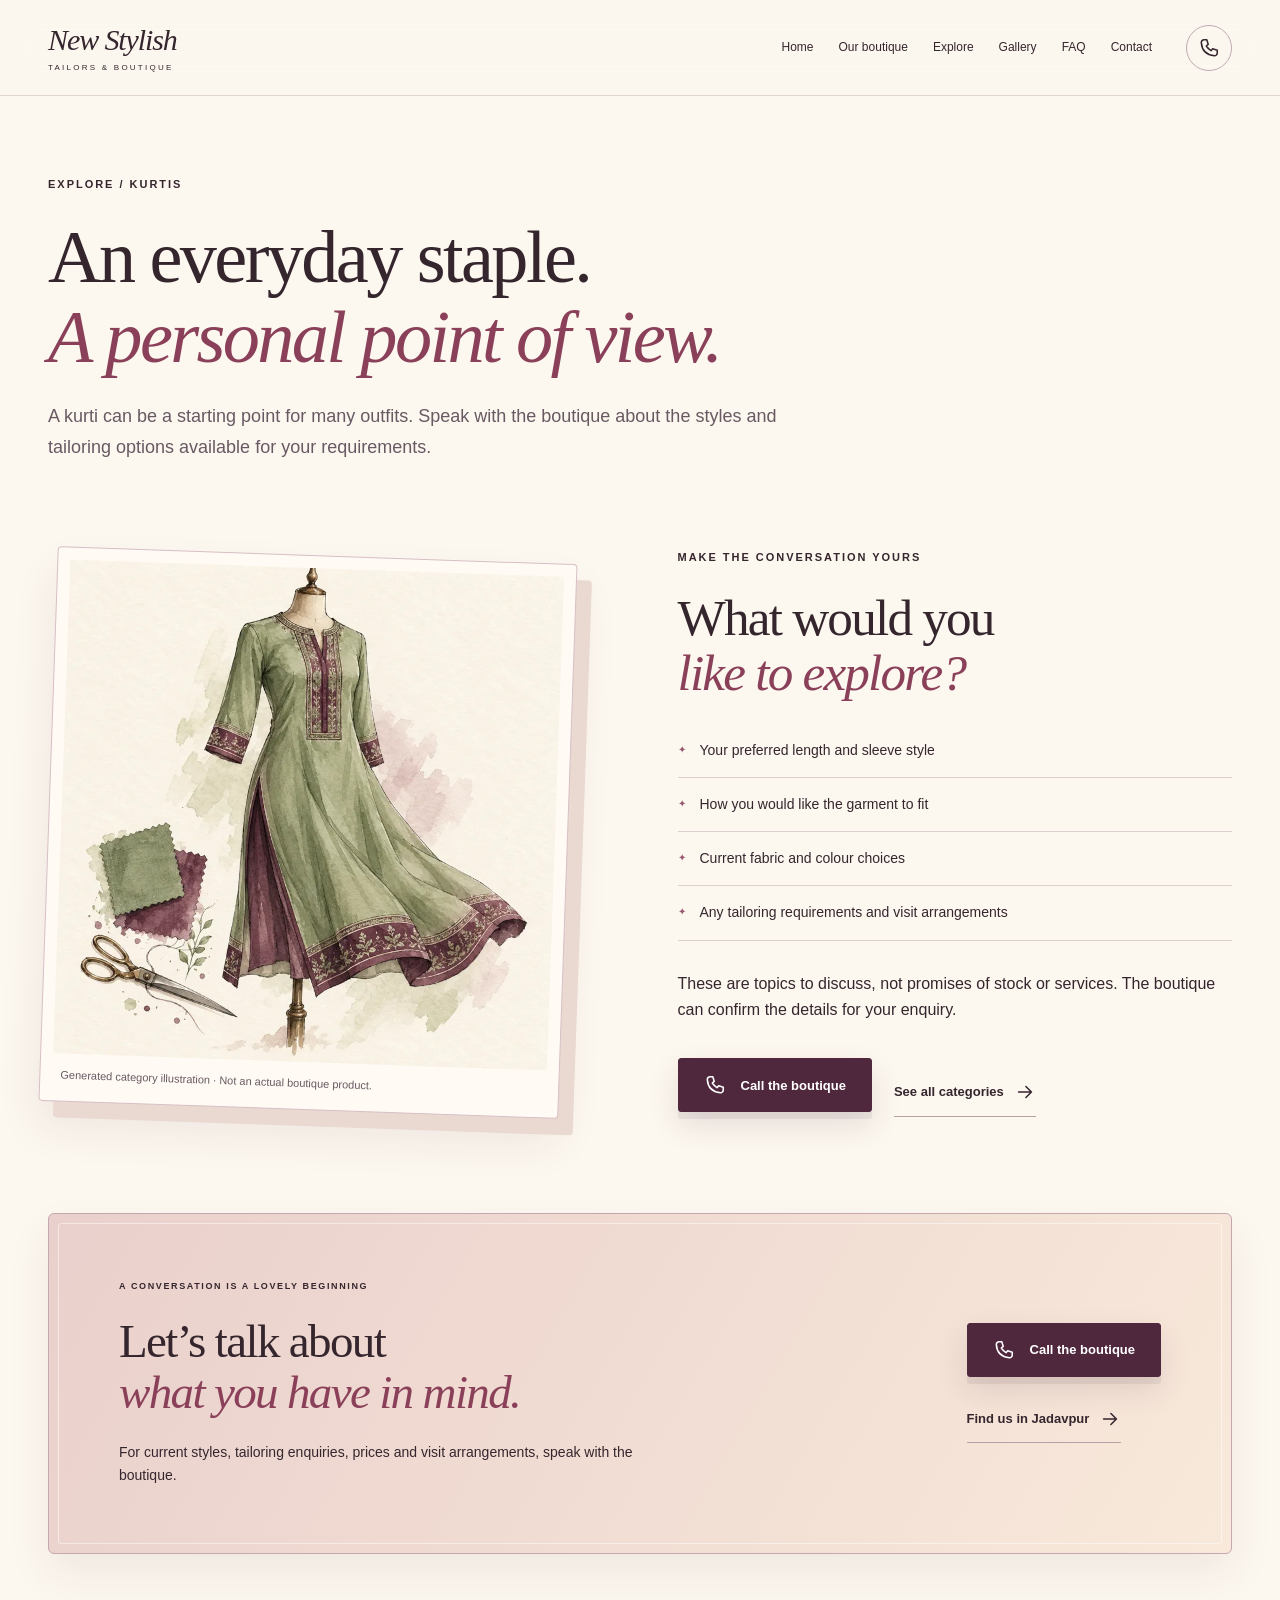
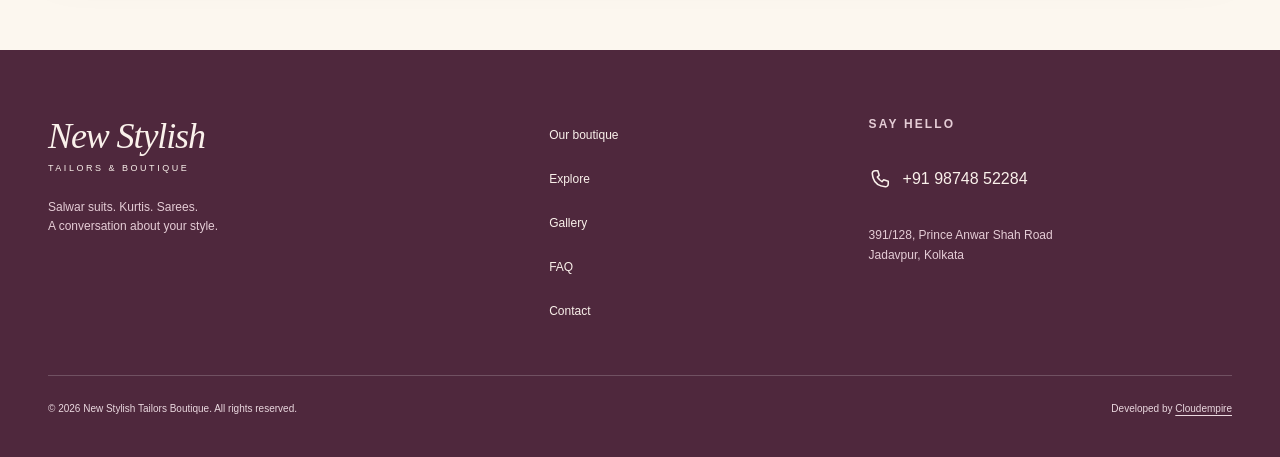
<file: kurtis.html>
<!doctype html><html lang="en"><head><meta charset="utf-8"><meta name="viewport" content="width=device-width,initial-scale=1"><title>Kurtis in Jadavpur | New Stylish Tailors Boutique</title><meta name="description" content="Explore kurtis at New Stylish Tailors Boutique, Jadavpur, Kolkata. Call for current availability, style enquiries and visit arrangements."><meta name="theme-color" content="#4f283d"><link rel="canonical" href="https://cloudempiretech.github.io/new-stylish-tailors-kolkata/kurtis.html"><meta property="og:type" content="website"><meta property="og:title" content="Kurtis in Jadavpur | New Stylish Tailors Boutique"><meta property="og:description" content="Explore kurtis at New Stylish Tailors Boutique, Jadavpur, Kolkata. Call for current availability, style enquiries and visit arrangements."><meta property="og:url" content="https://cloudempiretech.github.io/new-stylish-tailors-kolkata/kurtis.html"><meta property="og:image" content="https://cloudempiretech.github.io/new-stylish-tailors-kolkata/assets/boutique-1080.webp"><link rel="icon" href="assets/favicon.svg" type="image/svg+xml"><link rel="stylesheet" href="assets/style.css"><script defer src="assets/site.js"></script><script type="application/ld+json">{"@context": "https://schema.org", "@type": "ClothingStore", "@id": "https://cloudempiretech.github.io/new-stylish-tailors-kolkata/#business", "name": "New Stylish Tailors Boutique", "url": "https://cloudempiretech.github.io/new-stylish-tailors-kolkata/", "telephone": "+919874852284", "address": {"@type": "PostalAddress", "streetAddress": "391/128, Prince Anwar Shah Road, Jadavpur", "addressLocality": "Kolkata", "addressRegion": "West Bengal", "addressCountry": "IN"}, "image": "https://cloudempiretech.github.io/new-stylish-tailors-kolkata/assets/boutique-1080.webp"}</script></head><body><a class="skip-link" href="#main">Skip to content</a><header class="site-header"><div class="nav-wrap"><a class="brand" href="index.html" aria-label="New Stylish Tailors Boutique home"><span class="brand-name">New Stylish</span><span class="brand-sub">TAILORS & BOUTIQUE</span></a><button class="menu-toggle" type="button" aria-controls="navigation" aria-expanded="false" aria-label="Open navigation"><span></span><span></span></button><nav id="navigation" aria-label="Main navigation"><a href="index.html" >Home</a><a href="about.html" >Our boutique</a><a href="services.html" >Explore</a><a href="gallery.html" >Gallery</a><a href="faq.html" >FAQ</a><a href="contact.html" >Contact</a></nav><a class="icon-link" href="tel:+919874852284" aria-label="Call New Stylish Tailors Boutique on +91 98748 52284"><svg viewBox="0 0 24 24" aria-hidden="true"><path d="M6.6 3h3l1.5 5-2 1.8a16 16 0 0 0 5.1 5.1l1.8-2 5 1.5v3a3 3 0 0 1-3.2 3C9.1 19.7 4.3 14.9 3.6 6.2A3 3 0 0 1 6.6 3Z"/></svg></a></div></header><main id="main"><section class="page-heading wrap"><p class="eyebrow reveal">Explore / Kurtis</p><h1 class="reveal">An everyday staple.<br><em>A personal point of view.</em></h1><p class="lead reveal">A kurti can be a starting point for many outfits. Speak with the boutique about the styles and tailoring options available for your requirements.</p></section><section class="wrap split section first-section"><figure class="illustration-panel reveal tilt"><img class="" src="assets/kurtis-800.webp" srcset="assets/kurtis-400.webp 400w, assets/kurtis-800.webp 800w" sizes="(max-width: 760px) 92vw, 33vw" width="800" height="800" alt="Sage-green kurti fashion illustration with fabric swatches" loading="eager"><figcaption>Generated category illustration · Not an actual boutique product.</figcaption></figure><div class="reveal"><p class="eyebrow">Make the conversation yours</p><h2>What would you<br><em>like to explore?</em></h2><ul class="ask-list"><li>Your preferred length and sleeve style</li><li>How you would like the garment to fit</li><li>Current fabric and colour choices</li><li>Any tailoring requirements and visit arrangements</li></ul><p>These are topics to discuss, not promises of stock or services. The boutique can confirm the details for your enquiry.</p><a class="button" href="tel:+919874852284"><svg viewBox="0 0 24 24" aria-hidden="true"><path d="M6.6 3h3l1.5 5-2 1.8a16 16 0 0 0 5.1 5.1l1.8-2 5 1.5v3a3 3 0 0 1-3.2 3C9.1 19.7 4.3 14.9 3.6 6.2A3 3 0 0 1 6.6 3Z"/></svg> Call the boutique</a><a class="text-link" href="services.html">See all categories <svg viewBox="0 0 24 24" aria-hidden="true"><path d="M5 12h14M13 6l6 6-6 6"/></svg></a></div></section><section class="contact-band wrap reveal"><div><p class="eyebrow">A conversation is a lovely beginning</p><h2>Let’s talk about<br><em>what you have in mind.</em></h2><p>For current styles, tailoring enquiries, prices and visit arrangements, speak with the boutique.</p></div><div><a class="button" href="tel:+919874852284"><svg viewBox="0 0 24 24" aria-hidden="true"><path d="M6.6 3h3l1.5 5-2 1.8a16 16 0 0 0 5.1 5.1l1.8-2 5 1.5v3a3 3 0 0 1-3.2 3C9.1 19.7 4.3 14.9 3.6 6.2A3 3 0 0 1 6.6 3Z"/></svg> Call the boutique</a><a class="text-link" href="contact.html">Find us in Jadavpur <svg viewBox="0 0 24 24" aria-hidden="true"><path d="M5 12h14M13 6l6 6-6 6"/></svg></a></div></section></main><footer><div class="wrap footer-top"><div><a class="brand" href="index.html"><span class="brand-name">New Stylish</span><span class="brand-sub">TAILORS & BOUTIQUE</span></a><p>Salwar suits. Kurtis. Sarees.<br>A conversation about your style.</p></div><nav aria-label="Footer navigation"><a href="about.html">Our boutique</a><a href="services.html">Explore</a><a href="gallery.html">Gallery</a><a href="faq.html">FAQ</a><a href="contact.html">Contact</a></nav><div><p class="eyebrow">Say hello</p><a class="footer-call" href="tel:+919874852284"><svg viewBox="0 0 24 24" aria-hidden="true"><path d="M6.6 3h3l1.5 5-2 1.8a16 16 0 0 0 5.1 5.1l1.8-2 5 1.5v3a3 3 0 0 1-3.2 3C9.1 19.7 4.3 14.9 3.6 6.2A3 3 0 0 1 6.6 3Z"/></svg> +91 98748 52284</a><p>391/128, Prince Anwar Shah Road<br>Jadavpur, Kolkata</p></div></div><div class="wrap footer-bottom"><p>© 2026 New Stylish Tailors Boutique. All rights reserved.</p><p>Developed by <a href="https://cloudempire.tech/" target="_blank" rel="noopener noreferrer">Cloudempire</a></p></div></footer></body></html>
</file>
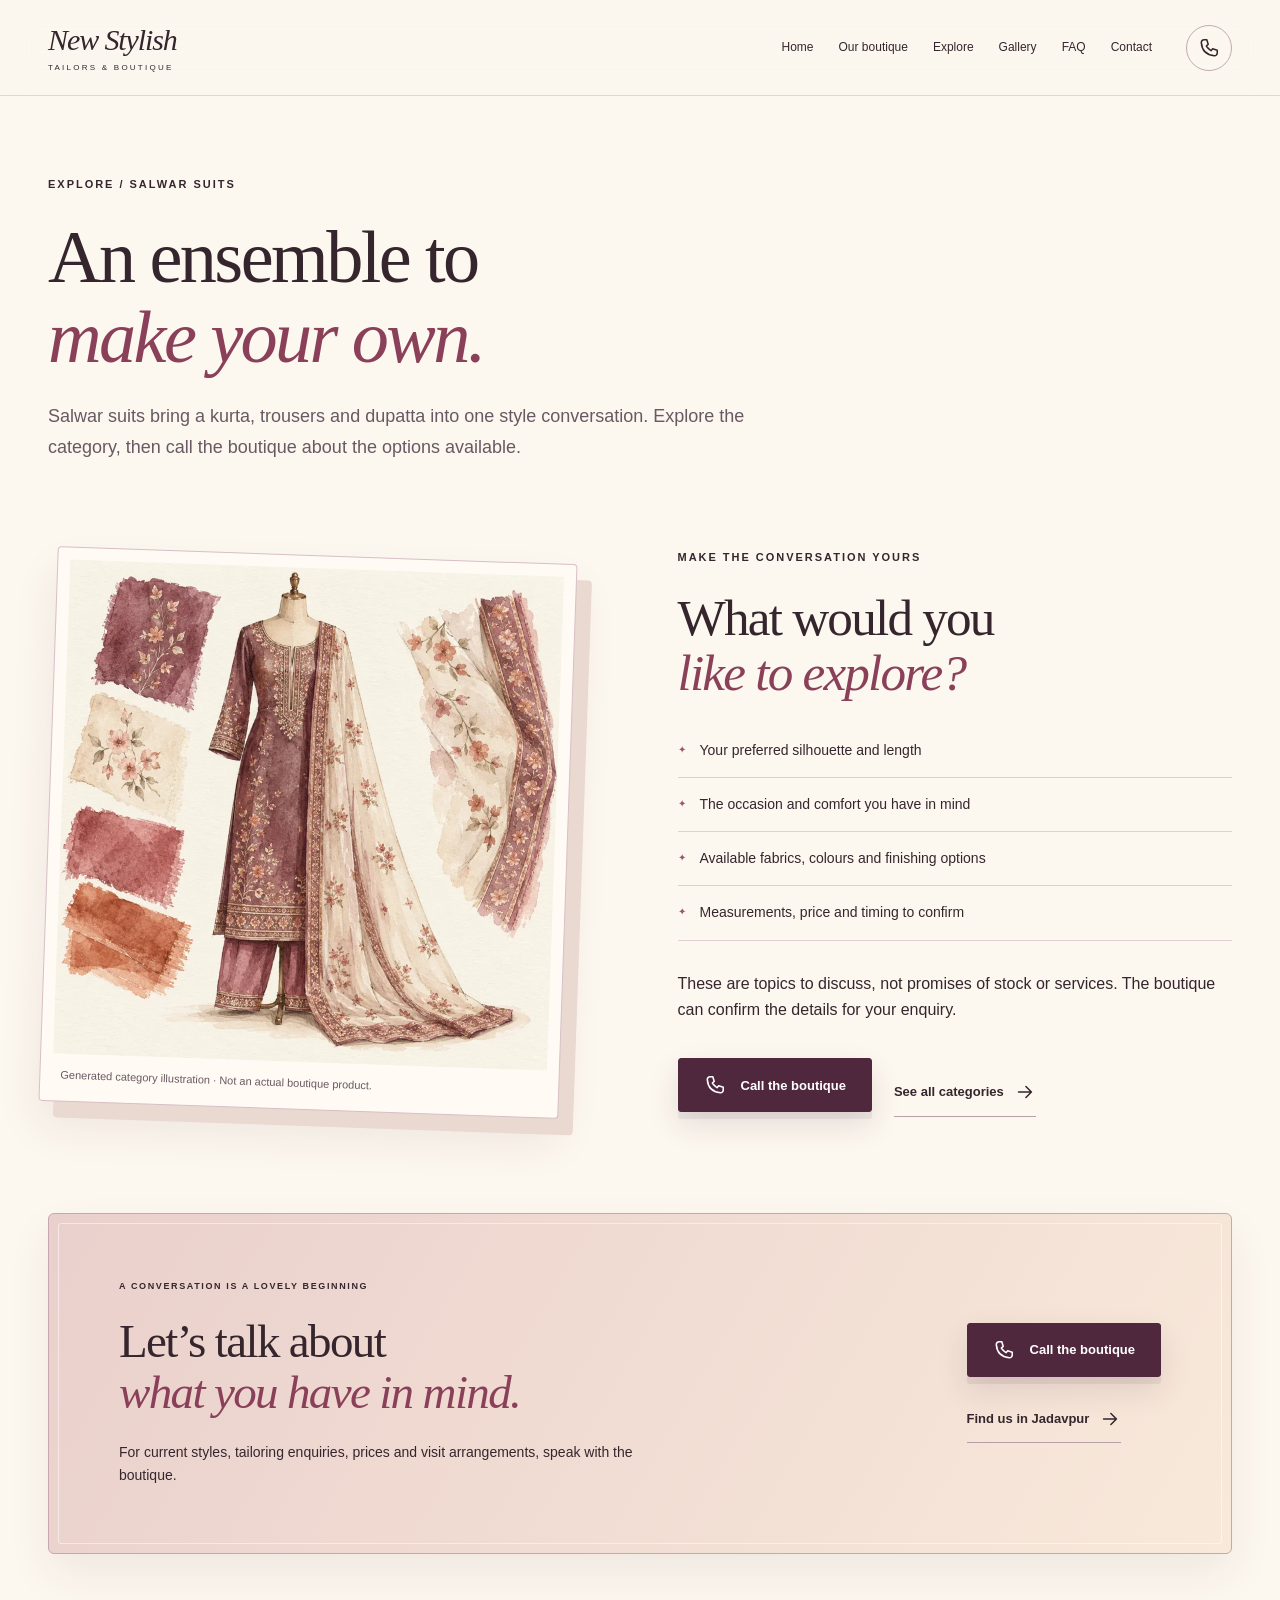
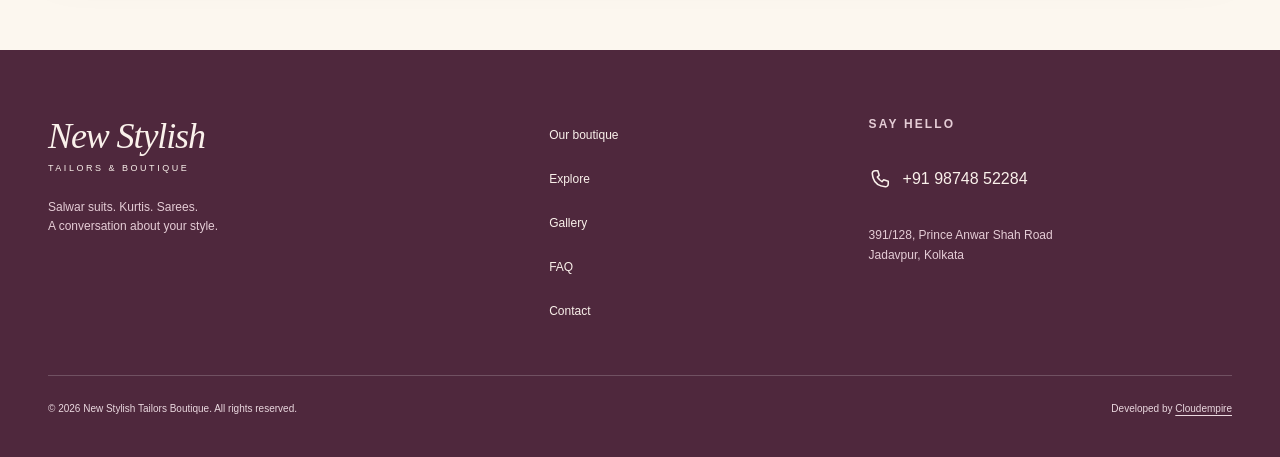
<file: salwar-suits.html>
<!doctype html><html lang="en"><head><meta charset="utf-8"><meta name="viewport" content="width=device-width,initial-scale=1"><title>Salwar suits in Jadavpur | New Stylish Tailors Boutique</title><meta name="description" content="Explore salwar suits at New Stylish Tailors Boutique, Jadavpur, Kolkata. Call for current availability, style enquiries and visit arrangements."><meta name="theme-color" content="#4f283d"><link rel="canonical" href="https://cloudempiretech.github.io/new-stylish-tailors-kolkata/salwar-suits.html"><meta property="og:type" content="website"><meta property="og:title" content="Salwar suits in Jadavpur | New Stylish Tailors Boutique"><meta property="og:description" content="Explore salwar suits at New Stylish Tailors Boutique, Jadavpur, Kolkata. Call for current availability, style enquiries and visit arrangements."><meta property="og:url" content="https://cloudempiretech.github.io/new-stylish-tailors-kolkata/salwar-suits.html"><meta property="og:image" content="https://cloudempiretech.github.io/new-stylish-tailors-kolkata/assets/boutique-1080.webp"><link rel="icon" href="assets/favicon.svg" type="image/svg+xml"><link rel="stylesheet" href="assets/style.css"><script defer src="assets/site.js"></script><script type="application/ld+json">{"@context": "https://schema.org", "@type": "ClothingStore", "@id": "https://cloudempiretech.github.io/new-stylish-tailors-kolkata/#business", "name": "New Stylish Tailors Boutique", "url": "https://cloudempiretech.github.io/new-stylish-tailors-kolkata/", "telephone": "+919874852284", "address": {"@type": "PostalAddress", "streetAddress": "391/128, Prince Anwar Shah Road, Jadavpur", "addressLocality": "Kolkata", "addressRegion": "West Bengal", "addressCountry": "IN"}, "image": "https://cloudempiretech.github.io/new-stylish-tailors-kolkata/assets/boutique-1080.webp"}</script></head><body><a class="skip-link" href="#main">Skip to content</a><header class="site-header"><div class="nav-wrap"><a class="brand" href="index.html" aria-label="New Stylish Tailors Boutique home"><span class="brand-name">New Stylish</span><span class="brand-sub">TAILORS & BOUTIQUE</span></a><button class="menu-toggle" type="button" aria-controls="navigation" aria-expanded="false" aria-label="Open navigation"><span></span><span></span></button><nav id="navigation" aria-label="Main navigation"><a href="index.html" >Home</a><a href="about.html" >Our boutique</a><a href="services.html" >Explore</a><a href="gallery.html" >Gallery</a><a href="faq.html" >FAQ</a><a href="contact.html" >Contact</a></nav><a class="icon-link" href="tel:+919874852284" aria-label="Call New Stylish Tailors Boutique on +91 98748 52284"><svg viewBox="0 0 24 24" aria-hidden="true"><path d="M6.6 3h3l1.5 5-2 1.8a16 16 0 0 0 5.1 5.1l1.8-2 5 1.5v3a3 3 0 0 1-3.2 3C9.1 19.7 4.3 14.9 3.6 6.2A3 3 0 0 1 6.6 3Z"/></svg></a></div></header><main id="main"><section class="page-heading wrap"><p class="eyebrow reveal">Explore / Salwar suits</p><h1 class="reveal">An ensemble to<br><em>make your own.</em></h1><p class="lead reveal">Salwar suits bring a kurta, trousers and dupatta into one style conversation. Explore the category, then call the boutique about the options available.</p></section><section class="wrap split section first-section"><figure class="illustration-panel reveal tilt"><img class="" src="assets/salwar-suits-800.webp" srcset="assets/salwar-suits-400.webp 400w, assets/salwar-suits-800.webp 800w" sizes="(max-width: 760px) 92vw, 33vw" width="800" height="800" alt="Salwar suit and dupatta fashion illustration in plum and cream" loading="eager"><figcaption>Generated category illustration · Not an actual boutique product.</figcaption></figure><div class="reveal"><p class="eyebrow">Make the conversation yours</p><h2>What would you<br><em>like to explore?</em></h2><ul class="ask-list"><li>Your preferred silhouette and length</li><li>The occasion and comfort you have in mind</li><li>Available fabrics, colours and finishing options</li><li>Measurements, price and timing to confirm</li></ul><p>These are topics to discuss, not promises of stock or services. The boutique can confirm the details for your enquiry.</p><a class="button" href="tel:+919874852284"><svg viewBox="0 0 24 24" aria-hidden="true"><path d="M6.6 3h3l1.5 5-2 1.8a16 16 0 0 0 5.1 5.1l1.8-2 5 1.5v3a3 3 0 0 1-3.2 3C9.1 19.7 4.3 14.9 3.6 6.2A3 3 0 0 1 6.6 3Z"/></svg> Call the boutique</a><a class="text-link" href="services.html">See all categories <svg viewBox="0 0 24 24" aria-hidden="true"><path d="M5 12h14M13 6l6 6-6 6"/></svg></a></div></section><section class="contact-band wrap reveal"><div><p class="eyebrow">A conversation is a lovely beginning</p><h2>Let’s talk about<br><em>what you have in mind.</em></h2><p>For current styles, tailoring enquiries, prices and visit arrangements, speak with the boutique.</p></div><div><a class="button" href="tel:+919874852284"><svg viewBox="0 0 24 24" aria-hidden="true"><path d="M6.6 3h3l1.5 5-2 1.8a16 16 0 0 0 5.1 5.1l1.8-2 5 1.5v3a3 3 0 0 1-3.2 3C9.1 19.7 4.3 14.9 3.6 6.2A3 3 0 0 1 6.6 3Z"/></svg> Call the boutique</a><a class="text-link" href="contact.html">Find us in Jadavpur <svg viewBox="0 0 24 24" aria-hidden="true"><path d="M5 12h14M13 6l6 6-6 6"/></svg></a></div></section></main><footer><div class="wrap footer-top"><div><a class="brand" href="index.html"><span class="brand-name">New Stylish</span><span class="brand-sub">TAILORS & BOUTIQUE</span></a><p>Salwar suits. Kurtis. Sarees.<br>A conversation about your style.</p></div><nav aria-label="Footer navigation"><a href="about.html">Our boutique</a><a href="services.html">Explore</a><a href="gallery.html">Gallery</a><a href="faq.html">FAQ</a><a href="contact.html">Contact</a></nav><div><p class="eyebrow">Say hello</p><a class="footer-call" href="tel:+919874852284"><svg viewBox="0 0 24 24" aria-hidden="true"><path d="M6.6 3h3l1.5 5-2 1.8a16 16 0 0 0 5.1 5.1l1.8-2 5 1.5v3a3 3 0 0 1-3.2 3C9.1 19.7 4.3 14.9 3.6 6.2A3 3 0 0 1 6.6 3Z"/></svg> +91 98748 52284</a><p>391/128, Prince Anwar Shah Road<br>Jadavpur, Kolkata</p></div></div><div class="wrap footer-bottom"><p>© 2026 New Stylish Tailors Boutique. All rights reserved.</p><p>Developed by <a href="https://cloudempire.tech/" target="_blank" rel="noopener noreferrer">Cloudempire</a></p></div></footer></body></html>
</file>
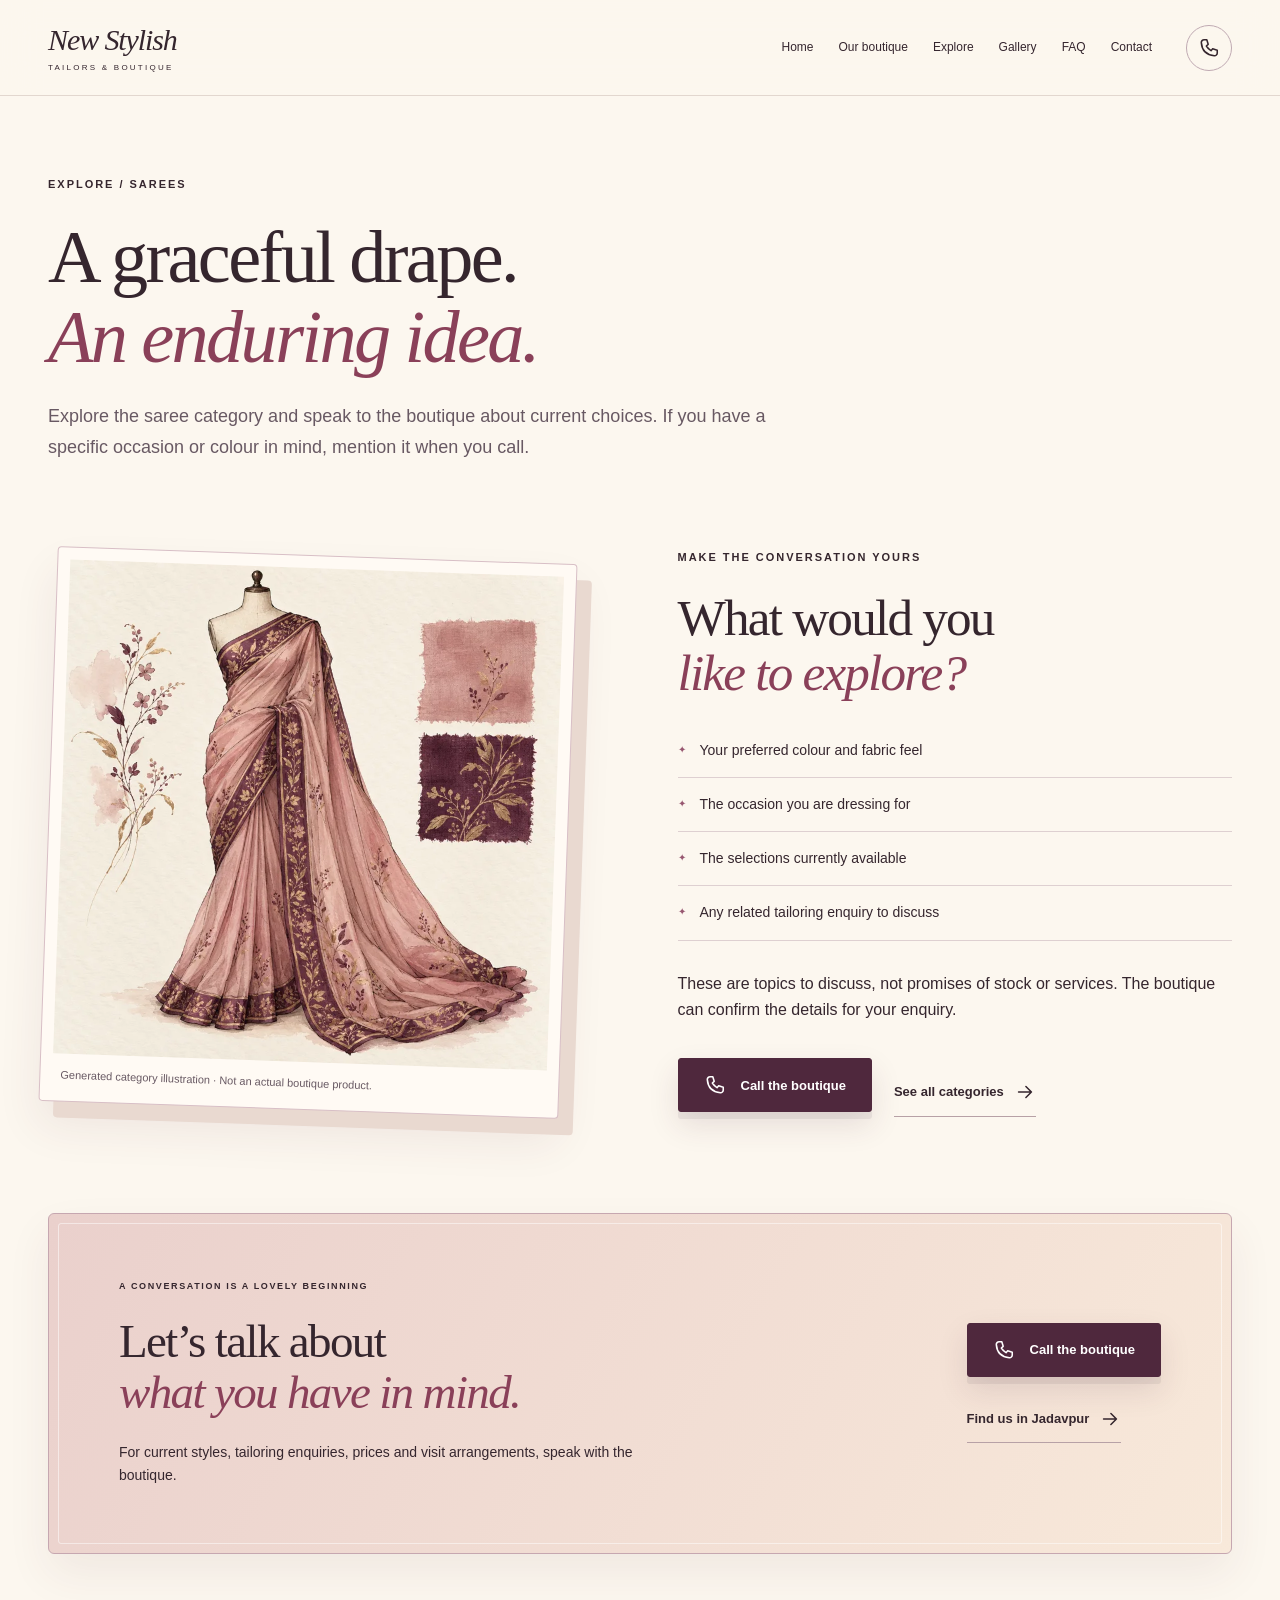
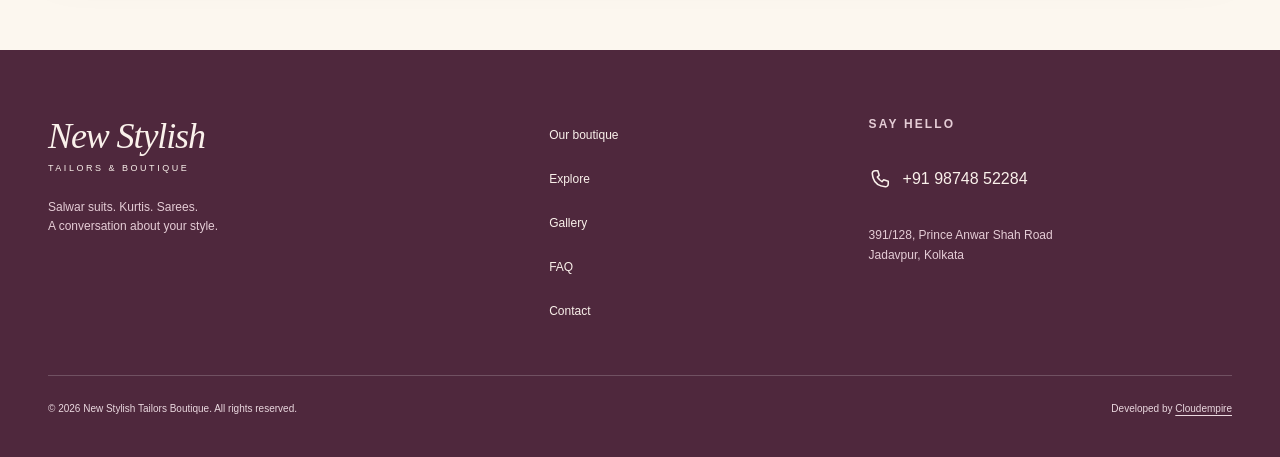
<file: sarees.html>
<!doctype html><html lang="en"><head><meta charset="utf-8"><meta name="viewport" content="width=device-width,initial-scale=1"><title>Sarees in Jadavpur | New Stylish Tailors Boutique</title><meta name="description" content="Explore sarees at New Stylish Tailors Boutique, Jadavpur, Kolkata. Call for current availability, style enquiries and visit arrangements."><meta name="theme-color" content="#4f283d"><link rel="canonical" href="https://cloudempiretech.github.io/new-stylish-tailors-kolkata/sarees.html"><meta property="og:type" content="website"><meta property="og:title" content="Sarees in Jadavpur | New Stylish Tailors Boutique"><meta property="og:description" content="Explore sarees at New Stylish Tailors Boutique, Jadavpur, Kolkata. Call for current availability, style enquiries and visit arrangements."><meta property="og:url" content="https://cloudempiretech.github.io/new-stylish-tailors-kolkata/sarees.html"><meta property="og:image" content="https://cloudempiretech.github.io/new-stylish-tailors-kolkata/assets/boutique-1080.webp"><link rel="icon" href="assets/favicon.svg" type="image/svg+xml"><link rel="stylesheet" href="assets/style.css"><script defer src="assets/site.js"></script><script type="application/ld+json">{"@context": "https://schema.org", "@type": "ClothingStore", "@id": "https://cloudempiretech.github.io/new-stylish-tailors-kolkata/#business", "name": "New Stylish Tailors Boutique", "url": "https://cloudempiretech.github.io/new-stylish-tailors-kolkata/", "telephone": "+919874852284", "address": {"@type": "PostalAddress", "streetAddress": "391/128, Prince Anwar Shah Road, Jadavpur", "addressLocality": "Kolkata", "addressRegion": "West Bengal", "addressCountry": "IN"}, "image": "https://cloudempiretech.github.io/new-stylish-tailors-kolkata/assets/boutique-1080.webp"}</script></head><body><a class="skip-link" href="#main">Skip to content</a><header class="site-header"><div class="nav-wrap"><a class="brand" href="index.html" aria-label="New Stylish Tailors Boutique home"><span class="brand-name">New Stylish</span><span class="brand-sub">TAILORS & BOUTIQUE</span></a><button class="menu-toggle" type="button" aria-controls="navigation" aria-expanded="false" aria-label="Open navigation"><span></span><span></span></button><nav id="navigation" aria-label="Main navigation"><a href="index.html" >Home</a><a href="about.html" >Our boutique</a><a href="services.html" >Explore</a><a href="gallery.html" >Gallery</a><a href="faq.html" >FAQ</a><a href="contact.html" >Contact</a></nav><a class="icon-link" href="tel:+919874852284" aria-label="Call New Stylish Tailors Boutique on +91 98748 52284"><svg viewBox="0 0 24 24" aria-hidden="true"><path d="M6.6 3h3l1.5 5-2 1.8a16 16 0 0 0 5.1 5.1l1.8-2 5 1.5v3a3 3 0 0 1-3.2 3C9.1 19.7 4.3 14.9 3.6 6.2A3 3 0 0 1 6.6 3Z"/></svg></a></div></header><main id="main"><section class="page-heading wrap"><p class="eyebrow reveal">Explore / Sarees</p><h1 class="reveal">A graceful drape.<br><em>An enduring idea.</em></h1><p class="lead reveal">Explore the saree category and speak to the boutique about current choices. If you have a specific occasion or colour in mind, mention it when you call.</p></section><section class="wrap split section first-section"><figure class="illustration-panel reveal tilt"><img class="" src="assets/sarees-800.webp" srcset="assets/sarees-400.webp 400w, assets/sarees-800.webp 800w" sizes="(max-width: 760px) 92vw, 33vw" width="800" height="800" alt="Rose saree fashion illustration on a dress form" loading="eager"><figcaption>Generated category illustration · Not an actual boutique product.</figcaption></figure><div class="reveal"><p class="eyebrow">Make the conversation yours</p><h2>What would you<br><em>like to explore?</em></h2><ul class="ask-list"><li>Your preferred colour and fabric feel</li><li>The occasion you are dressing for</li><li>The selections currently available</li><li>Any related tailoring enquiry to discuss</li></ul><p>These are topics to discuss, not promises of stock or services. The boutique can confirm the details for your enquiry.</p><a class="button" href="tel:+919874852284"><svg viewBox="0 0 24 24" aria-hidden="true"><path d="M6.6 3h3l1.5 5-2 1.8a16 16 0 0 0 5.1 5.1l1.8-2 5 1.5v3a3 3 0 0 1-3.2 3C9.1 19.7 4.3 14.9 3.6 6.2A3 3 0 0 1 6.6 3Z"/></svg> Call the boutique</a><a class="text-link" href="services.html">See all categories <svg viewBox="0 0 24 24" aria-hidden="true"><path d="M5 12h14M13 6l6 6-6 6"/></svg></a></div></section><section class="contact-band wrap reveal"><div><p class="eyebrow">A conversation is a lovely beginning</p><h2>Let’s talk about<br><em>what you have in mind.</em></h2><p>For current styles, tailoring enquiries, prices and visit arrangements, speak with the boutique.</p></div><div><a class="button" href="tel:+919874852284"><svg viewBox="0 0 24 24" aria-hidden="true"><path d="M6.6 3h3l1.5 5-2 1.8a16 16 0 0 0 5.1 5.1l1.8-2 5 1.5v3a3 3 0 0 1-3.2 3C9.1 19.7 4.3 14.9 3.6 6.2A3 3 0 0 1 6.6 3Z"/></svg> Call the boutique</a><a class="text-link" href="contact.html">Find us in Jadavpur <svg viewBox="0 0 24 24" aria-hidden="true"><path d="M5 12h14M13 6l6 6-6 6"/></svg></a></div></section></main><footer><div class="wrap footer-top"><div><a class="brand" href="index.html"><span class="brand-name">New Stylish</span><span class="brand-sub">TAILORS & BOUTIQUE</span></a><p>Salwar suits. Kurtis. Sarees.<br>A conversation about your style.</p></div><nav aria-label="Footer navigation"><a href="about.html">Our boutique</a><a href="services.html">Explore</a><a href="gallery.html">Gallery</a><a href="faq.html">FAQ</a><a href="contact.html">Contact</a></nav><div><p class="eyebrow">Say hello</p><a class="footer-call" href="tel:+919874852284"><svg viewBox="0 0 24 24" aria-hidden="true"><path d="M6.6 3h3l1.5 5-2 1.8a16 16 0 0 0 5.1 5.1l1.8-2 5 1.5v3a3 3 0 0 1-3.2 3C9.1 19.7 4.3 14.9 3.6 6.2A3 3 0 0 1 6.6 3Z"/></svg> +91 98748 52284</a><p>391/128, Prince Anwar Shah Road<br>Jadavpur, Kolkata</p></div></div><div class="wrap footer-bottom"><p>© 2026 New Stylish Tailors Boutique. All rights reserved.</p><p>Developed by <a href="https://cloudempire.tech/" target="_blank" rel="noopener noreferrer">Cloudempire</a></p></div></footer></body></html>
</file>
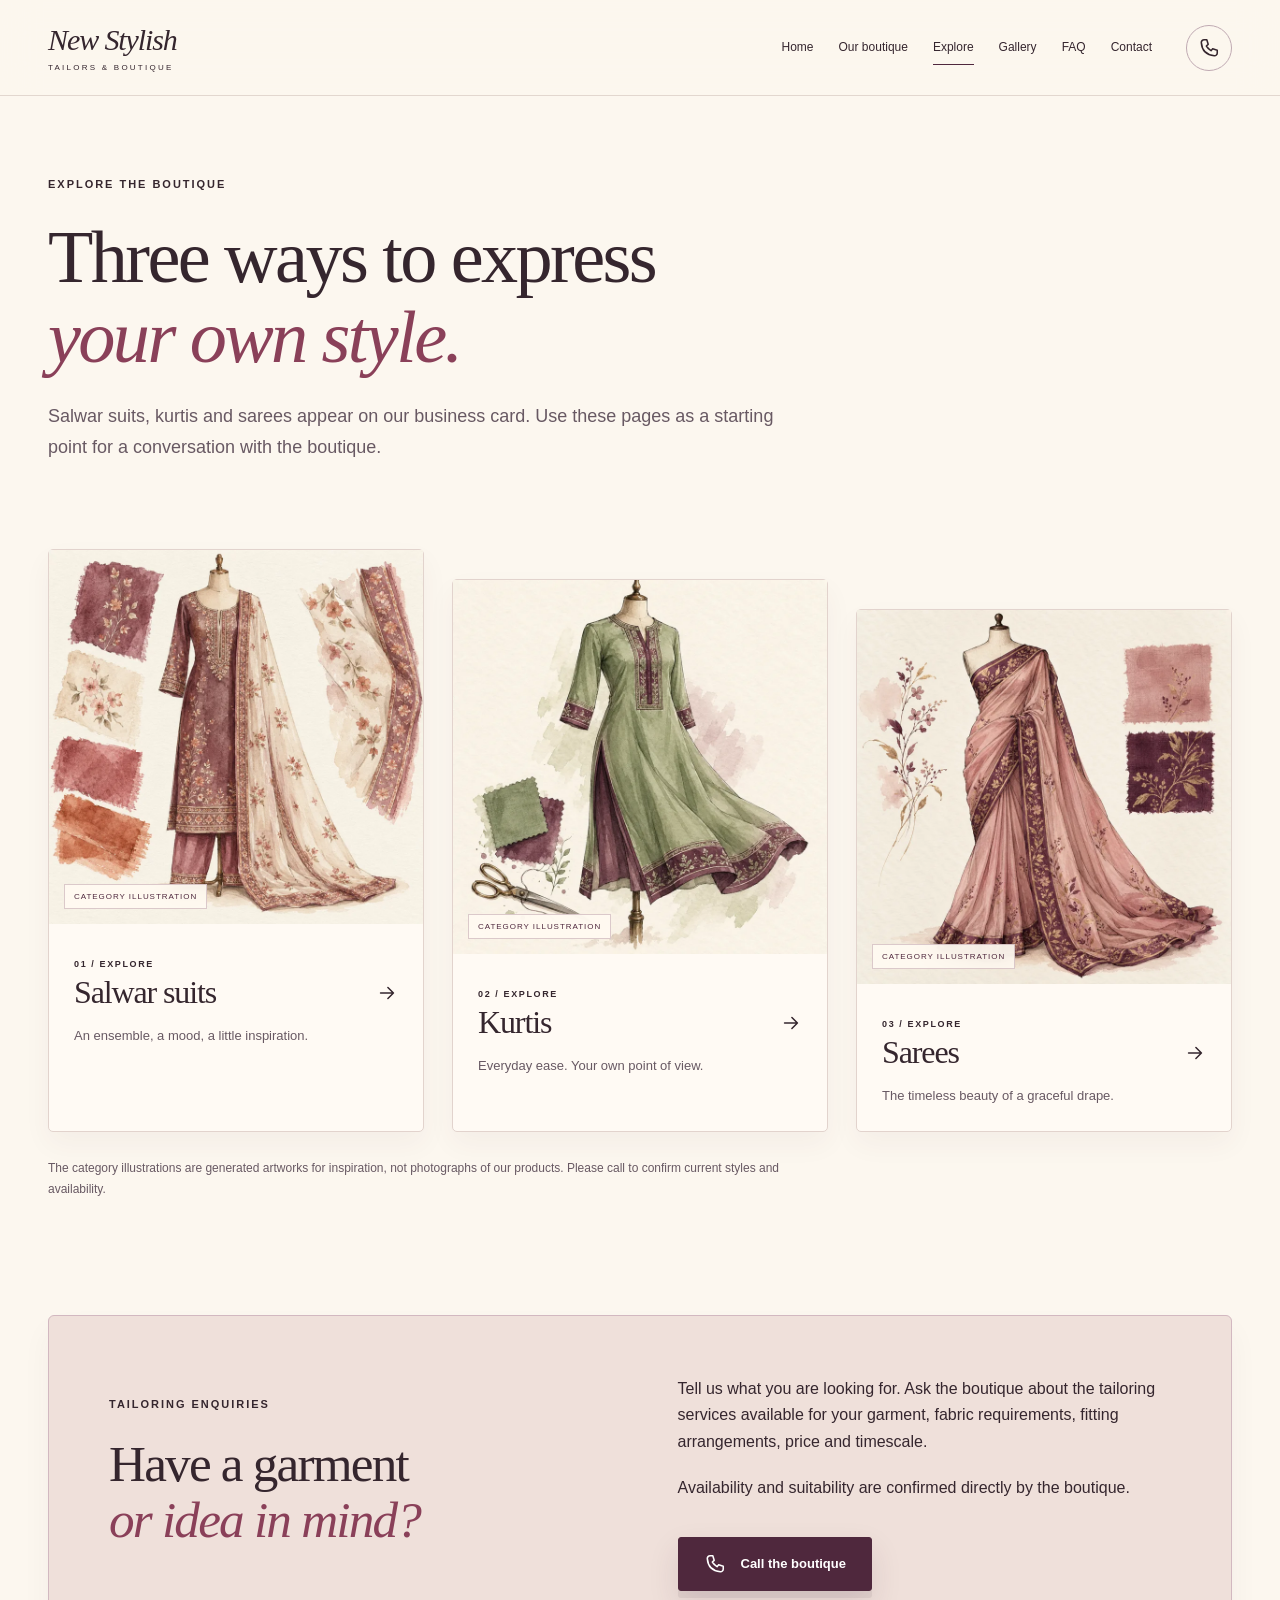
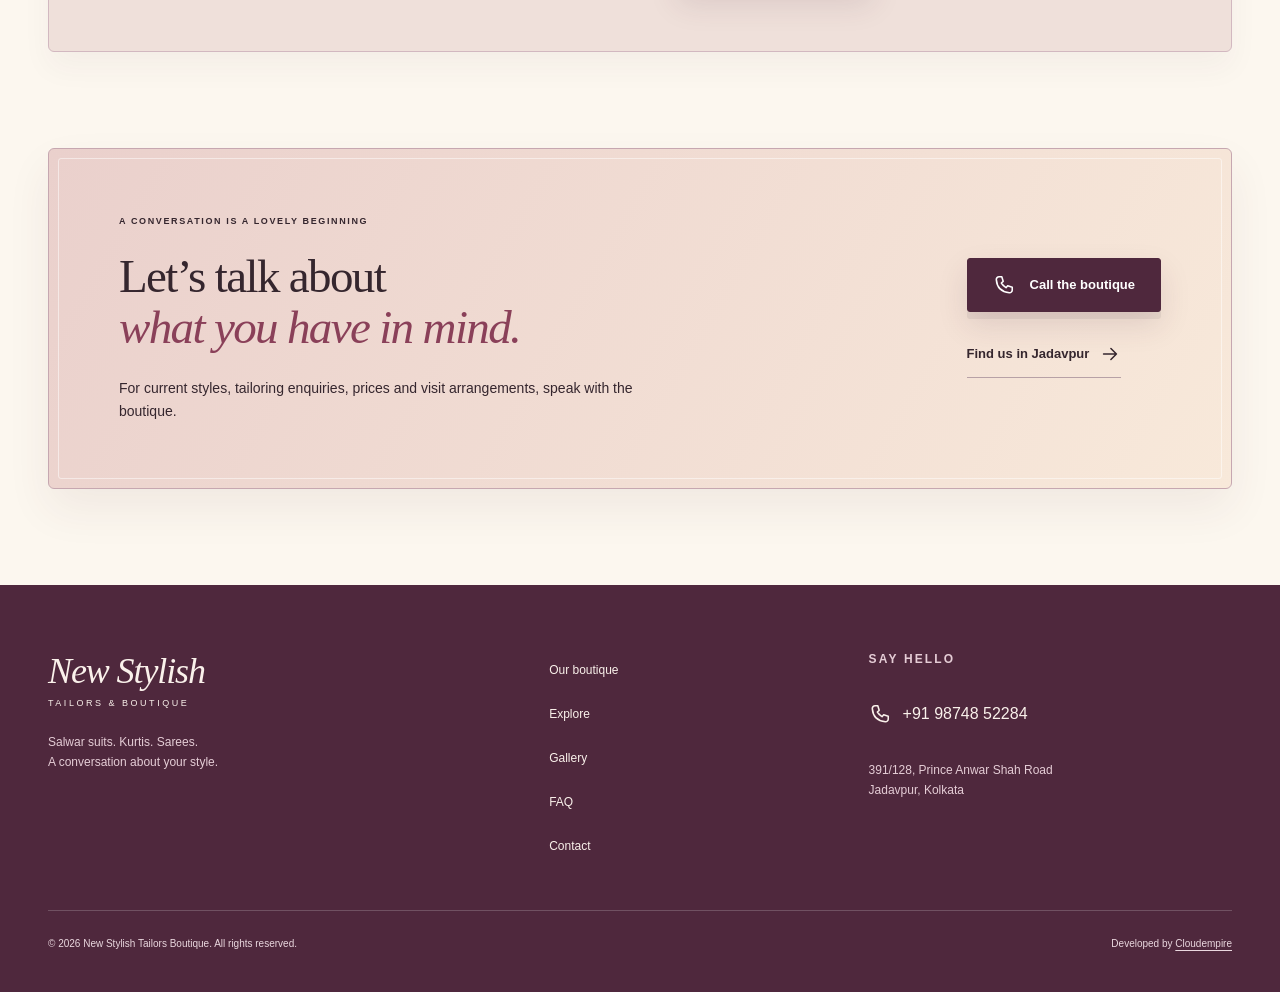
<file: services.html>
<!doctype html><html lang="en"><head><meta charset="utf-8"><meta name="viewport" content="width=device-width,initial-scale=1"><title>Salwar Suits, Kurtis &amp; Sarees | New Stylish Tailors</title><meta name="description" content="Explore the salwar suit, kurti and saree categories at New Stylish Tailors Boutique, Kolkata. Contact the boutique for current styles and tailoring enquiries."><meta name="theme-color" content="#4f283d"><link rel="canonical" href="https://cloudempiretech.github.io/new-stylish-tailors-kolkata/services.html"><meta property="og:type" content="website"><meta property="og:title" content="Salwar Suits, Kurtis &amp; Sarees | New Stylish Tailors"><meta property="og:description" content="Explore the salwar suit, kurti and saree categories at New Stylish Tailors Boutique, Kolkata. Contact the boutique for current styles and tailoring enquiries."><meta property="og:url" content="https://cloudempiretech.github.io/new-stylish-tailors-kolkata/services.html"><meta property="og:image" content="https://cloudempiretech.github.io/new-stylish-tailors-kolkata/assets/boutique-1080.webp"><link rel="icon" href="assets/favicon.svg" type="image/svg+xml"><link rel="stylesheet" href="assets/style.css"><script defer src="assets/site.js"></script><script type="application/ld+json">{"@context": "https://schema.org", "@type": "ClothingStore", "@id": "https://cloudempiretech.github.io/new-stylish-tailors-kolkata/#business", "name": "New Stylish Tailors Boutique", "url": "https://cloudempiretech.github.io/new-stylish-tailors-kolkata/", "telephone": "+919874852284", "address": {"@type": "PostalAddress", "streetAddress": "391/128, Prince Anwar Shah Road, Jadavpur", "addressLocality": "Kolkata", "addressRegion": "West Bengal", "addressCountry": "IN"}, "image": "https://cloudempiretech.github.io/new-stylish-tailors-kolkata/assets/boutique-1080.webp"}</script></head><body><a class="skip-link" href="#main">Skip to content</a><header class="site-header"><div class="nav-wrap"><a class="brand" href="index.html" aria-label="New Stylish Tailors Boutique home"><span class="brand-name">New Stylish</span><span class="brand-sub">TAILORS & BOUTIQUE</span></a><button class="menu-toggle" type="button" aria-controls="navigation" aria-expanded="false" aria-label="Open navigation"><span></span><span></span></button><nav id="navigation" aria-label="Main navigation"><a href="index.html" >Home</a><a href="about.html" >Our boutique</a><a href="services.html" aria-current="page">Explore</a><a href="gallery.html" >Gallery</a><a href="faq.html" >FAQ</a><a href="contact.html" >Contact</a></nav><a class="icon-link" href="tel:+919874852284" aria-label="Call New Stylish Tailors Boutique on +91 98748 52284"><svg viewBox="0 0 24 24" aria-hidden="true"><path d="M6.6 3h3l1.5 5-2 1.8a16 16 0 0 0 5.1 5.1l1.8-2 5 1.5v3a3 3 0 0 1-3.2 3C9.1 19.7 4.3 14.9 3.6 6.2A3 3 0 0 1 6.6 3Z"/></svg></a></div></header><main id="main"><section class="page-heading wrap"><p class="eyebrow reveal">Explore the boutique</p><h1 class="reveal">Three ways to express<br><em>your own style.</em></h1><p class="lead reveal">Salwar suits, kurtis and sarees appear on our business card. Use these pages as a starting point for a conversation with the boutique.</p></section><section class="wrap section first-section"><div class="category-grid"><a class="category-card reveal tilt" href="salwar-suits.html"><div class="art"><img class="" src="assets/salwar-suits-800.webp" srcset="assets/salwar-suits-400.webp 400w, assets/salwar-suits-800.webp 800w" sizes="(max-width: 760px) 92vw, 33vw" width="800" height="800" alt="Salwar suit and dupatta fashion illustration in plum and cream" loading="lazy"><span class="image-tag">Category illustration</span></div><div class="card-copy"><span class="eyebrow">01 / Explore</span><h3>Salwar suits <svg viewBox="0 0 24 24" aria-hidden="true"><path d="M5 12h14M13 6l6 6-6 6"/></svg></h3><p>An ensemble, a mood, a little inspiration.</p></div></a><a class="category-card reveal tilt" href="kurtis.html"><div class="art"><img class="" src="assets/kurtis-800.webp" srcset="assets/kurtis-400.webp 400w, assets/kurtis-800.webp 800w" sizes="(max-width: 760px) 92vw, 33vw" width="800" height="800" alt="Sage-green kurti fashion illustration with fabric swatches" loading="lazy"><span class="image-tag">Category illustration</span></div><div class="card-copy"><span class="eyebrow">02 / Explore</span><h3>Kurtis <svg viewBox="0 0 24 24" aria-hidden="true"><path d="M5 12h14M13 6l6 6-6 6"/></svg></h3><p>Everyday ease. Your own point of view.</p></div></a><a class="category-card reveal tilt" href="sarees.html"><div class="art"><img class="" src="assets/sarees-800.webp" srcset="assets/sarees-400.webp 400w, assets/sarees-800.webp 800w" sizes="(max-width: 760px) 92vw, 33vw" width="800" height="800" alt="Rose saree fashion illustration on a dress form" loading="lazy"><span class="image-tag">Category illustration</span></div><div class="card-copy"><span class="eyebrow">03 / Explore</span><h3>Sarees <svg viewBox="0 0 24 24" aria-hidden="true"><path d="M5 12h14M13 6l6 6-6 6"/></svg></h3><p>The timeless beauty of a graceful drape.</p></div></a></div><p class="fineprint">The category illustrations are generated artworks for inspiration, not photographs of our products. Please call to confirm current styles and availability.</p></section><section class="wrap split note-panel reveal"><div><p class="eyebrow">Tailoring enquiries</p><h2>Have a garment<br><em>or idea in mind?</em></h2></div><div><p>Tell us what you are looking for. Ask the boutique about the tailoring services available for your garment, fabric requirements, fitting arrangements, price and timescale.</p><p>Availability and suitability are confirmed directly by the boutique.</p><a class="button" href="tel:+919874852284"><svg viewBox="0 0 24 24" aria-hidden="true"><path d="M6.6 3h3l1.5 5-2 1.8a16 16 0 0 0 5.1 5.1l1.8-2 5 1.5v3a3 3 0 0 1-3.2 3C9.1 19.7 4.3 14.9 3.6 6.2A3 3 0 0 1 6.6 3Z"/></svg> Call the boutique</a></div></section><section class="contact-band wrap reveal"><div><p class="eyebrow">A conversation is a lovely beginning</p><h2>Let’s talk about<br><em>what you have in mind.</em></h2><p>For current styles, tailoring enquiries, prices and visit arrangements, speak with the boutique.</p></div><div><a class="button" href="tel:+919874852284"><svg viewBox="0 0 24 24" aria-hidden="true"><path d="M6.6 3h3l1.5 5-2 1.8a16 16 0 0 0 5.1 5.1l1.8-2 5 1.5v3a3 3 0 0 1-3.2 3C9.1 19.7 4.3 14.9 3.6 6.2A3 3 0 0 1 6.6 3Z"/></svg> Call the boutique</a><a class="text-link" href="contact.html">Find us in Jadavpur <svg viewBox="0 0 24 24" aria-hidden="true"><path d="M5 12h14M13 6l6 6-6 6"/></svg></a></div></section></main><footer><div class="wrap footer-top"><div><a class="brand" href="index.html"><span class="brand-name">New Stylish</span><span class="brand-sub">TAILORS & BOUTIQUE</span></a><p>Salwar suits. Kurtis. Sarees.<br>A conversation about your style.</p></div><nav aria-label="Footer navigation"><a href="about.html">Our boutique</a><a href="services.html">Explore</a><a href="gallery.html">Gallery</a><a href="faq.html">FAQ</a><a href="contact.html">Contact</a></nav><div><p class="eyebrow">Say hello</p><a class="footer-call" href="tel:+919874852284"><svg viewBox="0 0 24 24" aria-hidden="true"><path d="M6.6 3h3l1.5 5-2 1.8a16 16 0 0 0 5.1 5.1l1.8-2 5 1.5v3a3 3 0 0 1-3.2 3C9.1 19.7 4.3 14.9 3.6 6.2A3 3 0 0 1 6.6 3Z"/></svg> +91 98748 52284</a><p>391/128, Prince Anwar Shah Road<br>Jadavpur, Kolkata</p></div></div><div class="wrap footer-bottom"><p>© 2026 New Stylish Tailors Boutique. All rights reserved.</p><p>Developed by <a href="https://cloudempire.tech/" target="_blank" rel="noopener noreferrer">Cloudempire</a></p></div></footer></body></html>
</file>
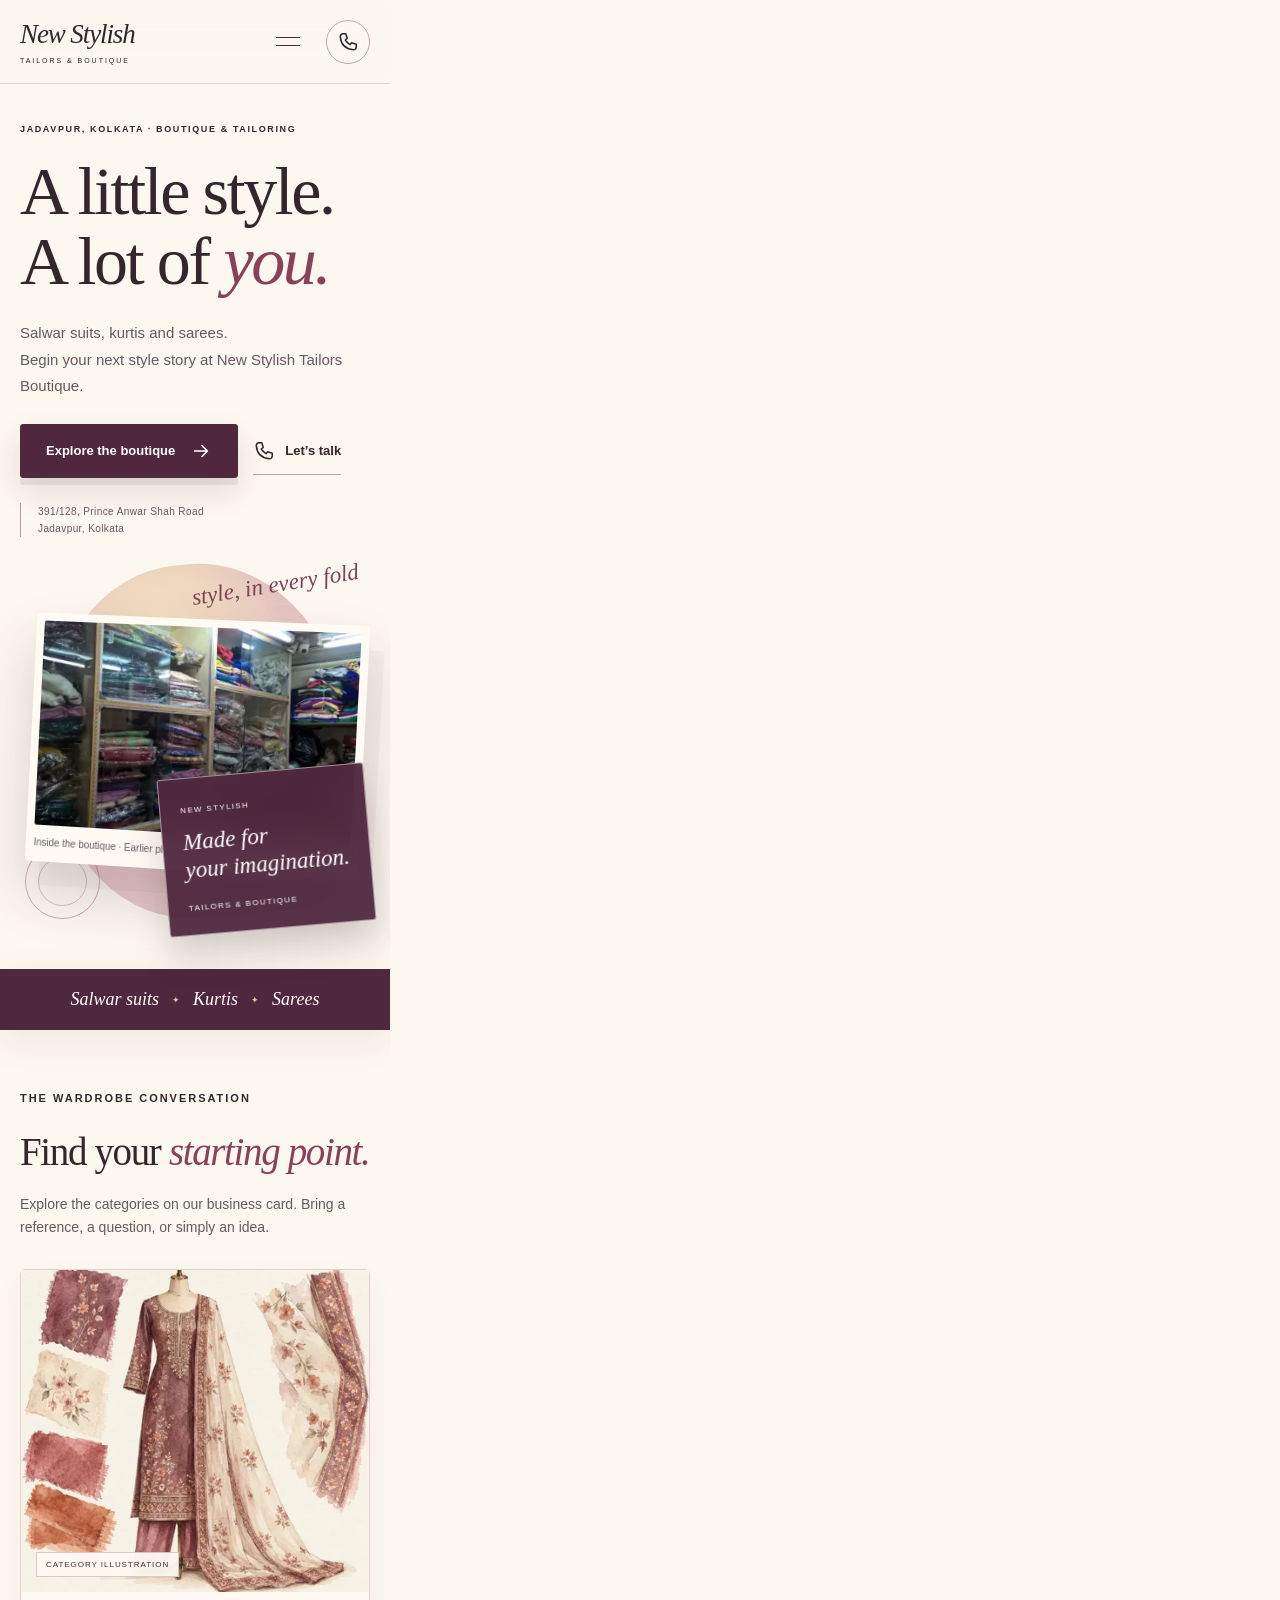
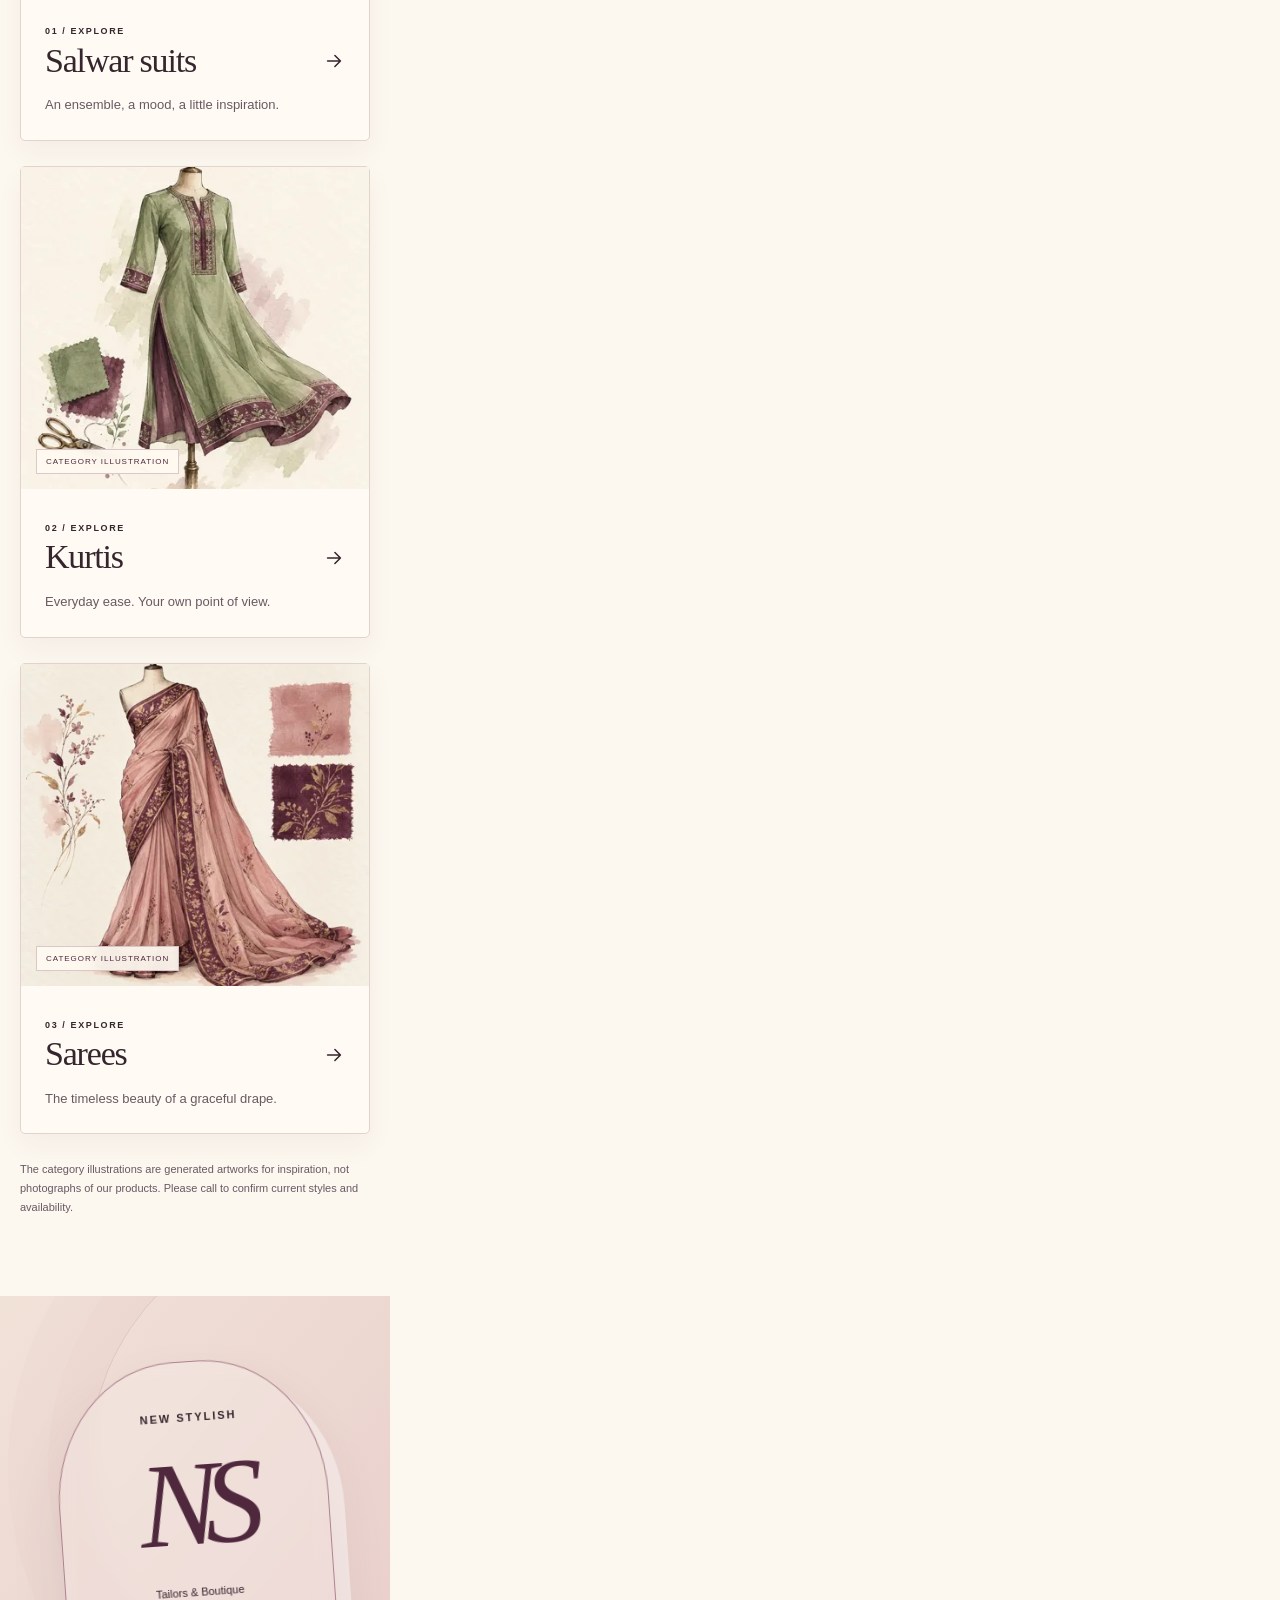
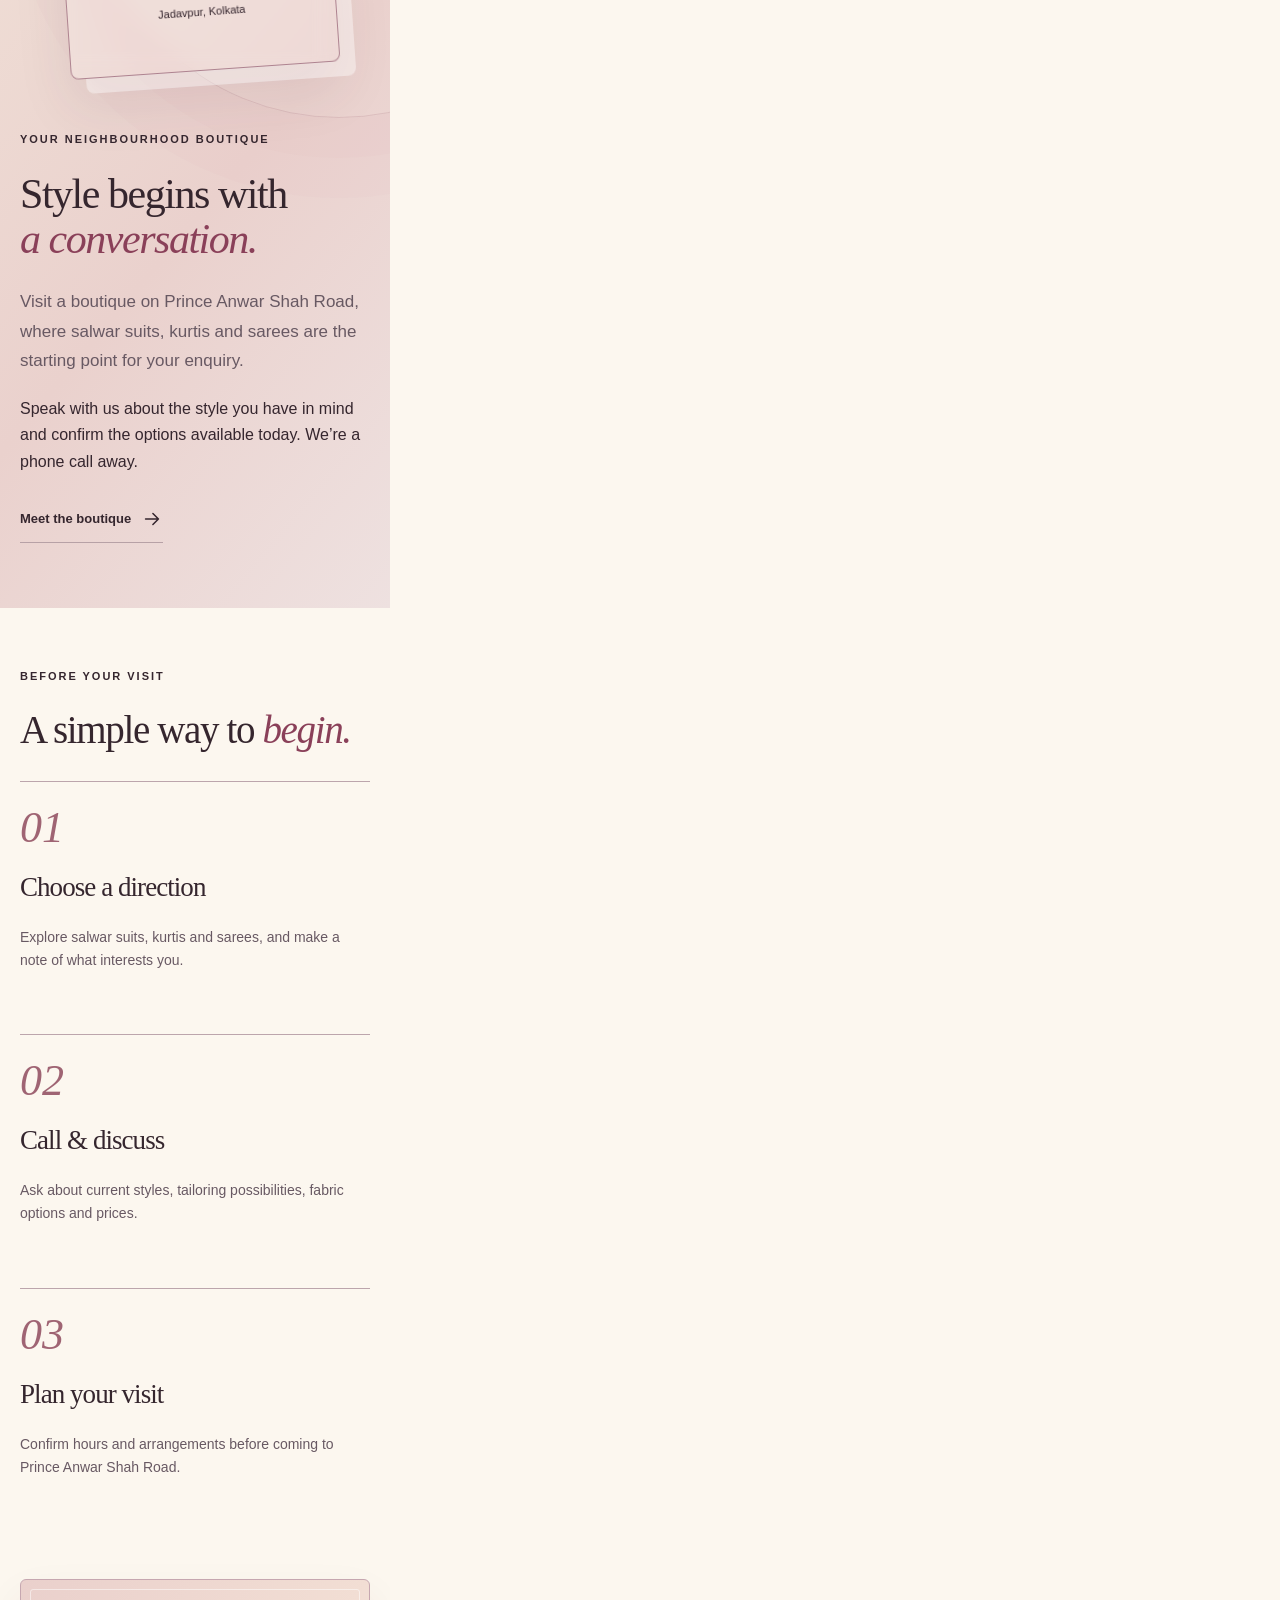
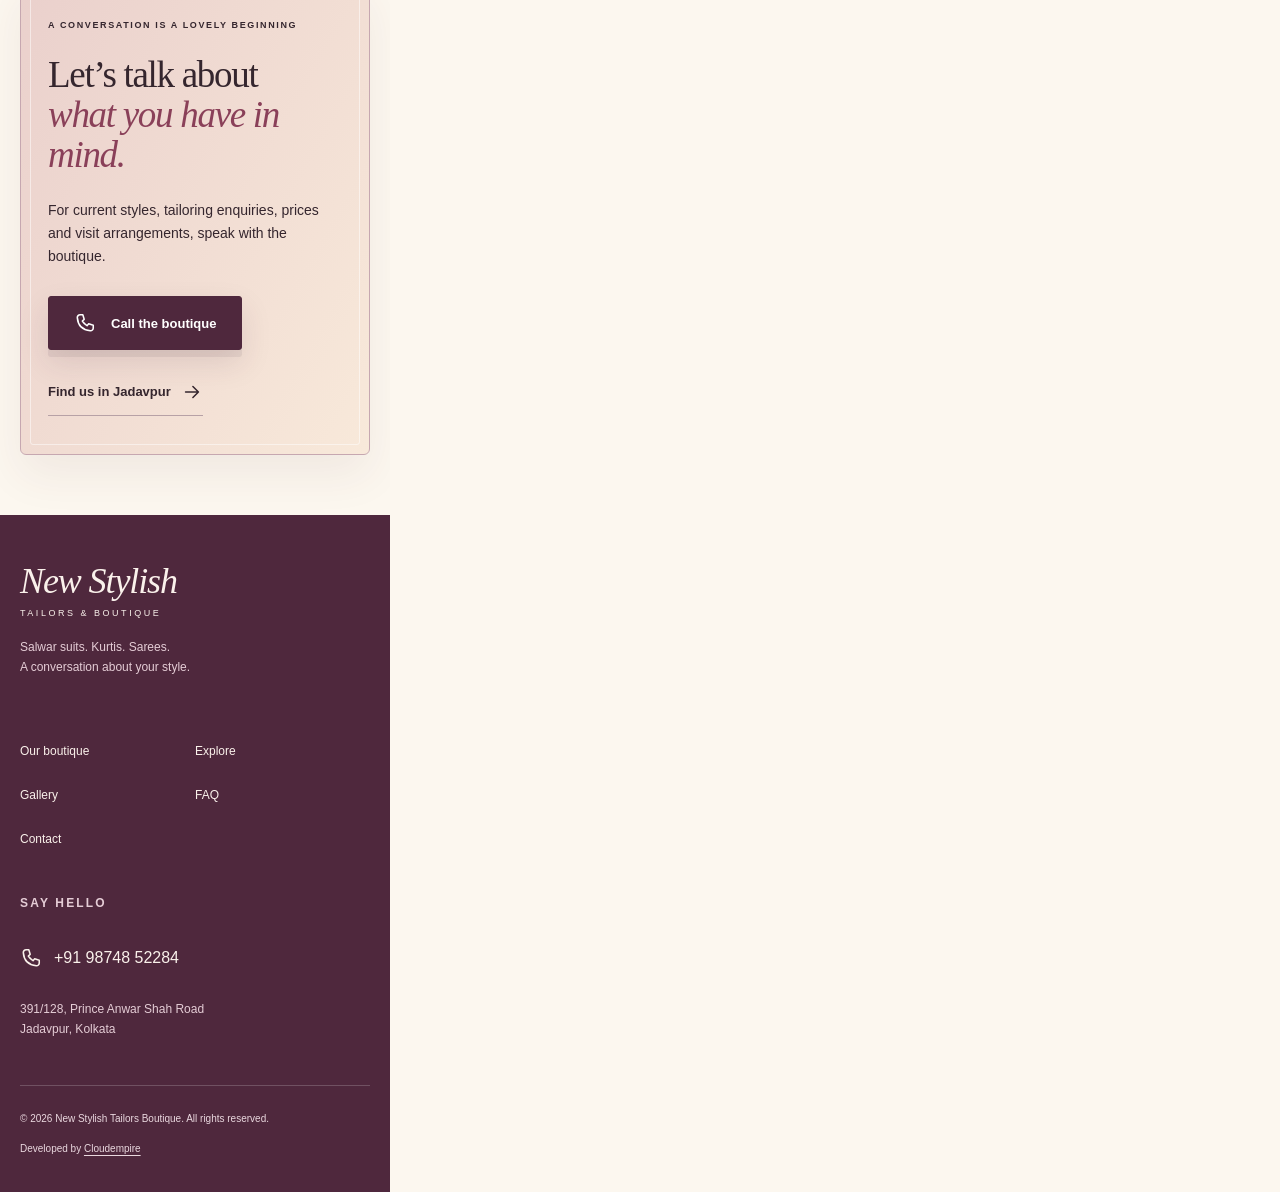
<file: docs/capture-mobile.html>
<!doctype html><html lang="en"><head><meta charset="utf-8"><meta name="viewport" content="width=device-width,initial-scale=1"><meta name="robots" content="noindex,nofollow"><title>Mobile homepage capture</title><style>html,body{margin:0;padding:0;width:390px;background:#fcf7ef}iframe{display:block;width:390px;height:844px;border:0}</style></head><body><iframe id="homepage" title="New Stylish Tailors Boutique homepage at a 390 pixel mobile viewport" src="../index.html"></iframe><script>const frame=document.getElementById('homepage');frame.addEventListener('load',async()=>{const images=[...frame.contentDocument.images];images.forEach(image=>image.loading='eager');await Promise.all(images.map(image=>image.decode().catch(()=>{})));const resize=()=>{const h=frame.contentDocument.documentElement.scrollHeight;frame.style.height=h+'px';document.title='Mobile homepage capture 390x'+h};resize();setTimeout(resize,1500)});</script></body></html>
</file>
<file: assets/style.css>
:root{--ink:#35262e;--plum:#4f283d;--cream:#fcf7ef;--rose:#e8c2b5;--muted:#685963;--line:#d9c7c4;--serif:Georgia,'Times New Roman',serif;--sans:Arial,Helvetica,sans-serif}*{box-sizing:border-box}html{scroll-behavior:smooth;scroll-padding-top:100px}body{margin:0;background:var(--cream);color:var(--ink);font:16px/1.65 var(--sans);overflow-x:hidden}a{color:inherit;text-decoration:none}button{font:inherit;cursor:pointer}img{display:block;max-width:100%;height:auto}svg{width:22px;height:22px;fill:none;stroke:currentColor;stroke-width:1.7;stroke-linecap:round;stroke-linejoin:round;flex-shrink:0}a,button{touch-action:manipulation}a:focus-visible,button:focus-visible,summary:focus-visible{outline:3px solid #b24a58;outline-offset:5px;border-radius:4px}p{margin:0 0 20px}h1,h2,h3{font-family:var(--serif);font-weight:400;line-height:1.08;margin:0 0 24px;letter-spacing:-.035em}h1{font-size:clamp(48px,6.4vw,88px)}h2{font-size:clamp(36px,4vw,56px)}h3{font-size:30px}em{font-weight:400;color:#8a4059}.wrap{width:min(1240px,calc(100% - 96px));margin-inline:auto}.section{padding-block:96px}.eyebrow{text-transform:uppercase;font-size:11px;letter-spacing:.18em;font-weight:700;margin:0 0 23px;line-height:1.6}.lead{font-size:18px;line-height:1.75;color:var(--muted)}.fineprint,figcaption{font-size:12px;line-height:1.7;color:var(--muted)}.fineprint{max-width:760px;margin-top:26px}.button{display:inline-flex;align-items:center;justify-content:center;gap:15px;min-height:54px;padding:15px 25px;border:1px solid var(--plum);background:var(--plum);color:#fff;border-radius:3px;box-shadow:0 7px 0 #34213312,0 13px 30px #4f283d20;font-size:13px;font-weight:700;transition:transform .25s,box-shadow .25s,background .25s}.button:hover{background:#65314b;transform:translateY(-3px);box-shadow:0 13px 28px #4f283d35}.text-link{display:inline-flex;align-items:center;gap:10px;min-height:48px;font-size:13px;font-weight:700;background:none;border:0;padding:0;border-bottom:1px solid #b7a1a6;transition:gap .25s,color .25s}.text-link:hover{gap:17px;color:#963c59}.skip-link{position:fixed;left:20px;top:-100px;z-index:20;padding:12px;background:var(--plum);color:white}.skip-link:focus{top:8px}.site-header{position:relative;z-index:10;border-bottom:1px solid #e2d7cf;background:#fcf7eff0;backdrop-filter:blur(18px)}.nav-wrap{max-width:1340px;margin:auto;display:flex;align-items:center;gap:34px;padding:23px 48px}.brand{display:flex;flex-direction:column;align-items:flex-start;line-height:1;flex-shrink:0}.brand-name{font:italic 30px var(--serif);letter-spacing:-1.1px}.brand-sub{font-size:8px;letter-spacing:.28em;margin-top:7px}#navigation{margin-left:auto;display:flex;align-items:center;gap:25px}#navigation a{font-size:12px;min-height:44px;display:flex;align-items:center;position:relative}#navigation a:after{content:'';height:1px;width:0;background:var(--plum);position:absolute;bottom:5px;left:0;transition:width .25s}#navigation a:hover:after,#navigation a[aria-current]:after{width:100%}.icon-link{width:46px;height:46px;display:flex;align-items:center;justify-content:center;border:1px solid #bfa9b1;border-radius:50%;transition:background .25s,transform .25s}.icon-link:hover{background:#e9d6d1;transform:rotate(-8deg)}.menu-toggle{display:none}.hero{display:grid;grid-template-columns:1fr 1.04fr;align-items:center;min-height:720px;gap:28px;padding-top:65px;padding-bottom:82px}.hero-copy{position:relative;z-index:2}.hero h1{font-size:clamp(66px,7.1vw,98px);line-height:1.03}.hero .lead{font-size:17px;max-width:470px}.hero-actions{display:flex;gap:24px;align-items:center;margin:30px 0 34px}.hero-location{font-size:11px;line-height:1.7;letter-spacing:.04em;padding-left:17px;border-left:1px solid #b498a1;color:var(--muted)}.hero-scene{height:530px;position:relative;perspective:1000px;isolation:isolate}.halo{position:absolute;inset:15px -25px 15px 45px;border-radius:48% 48% 20% 45%;background:radial-gradient(ellipse at 40% 22%,#f2dfbd,#ddada89e 50%,#a2729015);box-shadow:inset -18px -20px 35px #6f34531c;transform:rotate(-8deg);z-index:-2}.hero-frame{position:absolute;inset:95px -8px 68px 25px;margin:0;padding:10px;background:#fffaf4;border-radius:4px;box-shadow:15px 24px 0 #4f283d0a,0 30px 55px #4f283d30;transform:rotateY(-5deg) rotateZ(3deg);transition:transform .6s}.hero-frame img{width:100%;height:calc(100% - 29px);object-fit:cover;object-position:center;border-radius:2px}.hero-frame figcaption{padding-top:9px;font-size:10px}.floating-word{position:absolute;top:45px;right:12px;font:italic 29px var(--serif);transform:rotate(-9deg);color:#7d4256}.floating-note{position:absolute;right:-12px;bottom:19px;padding:26px 30px;min-width:175px;background:#4f283df0;backdrop-filter:blur(16px);color:white;border:1px solid #fff7;box-shadow:0 20px 35px #37223330;border-radius:3px;transform:rotate(-5deg);z-index:2}.floating-note strong{display:block;font:italic 27px/1.2 var(--serif);margin:12px 0}.tiny{font-size:8px;letter-spacing:.17em;text-transform:uppercase}.scene-orbit{position:absolute;left:2px;bottom:28px;width:100px;height:100px;border:1px solid #9e5d7180;border-radius:50%;z-index:-1}.scene-orbit:after{content:'';position:absolute;inset:12px;border:1px solid #9e5d7160;border-radius:50%}.intro-item{animation:enter .9s both}.intro-item:nth-child(2){animation-delay:.12s}.intro-item:nth-child(3){animation-delay:.23s}.intro-item:nth-child(4){animation-delay:.34s}.intro-item:nth-child(5){animation-delay:.4s}.hero-scene.intro-item{animation-delay:.2s}.ribbon{display:flex;align-items:center;justify-content:center;gap:50px;padding:24px;background:var(--plum);color:#fff;font:italic 24px var(--serif);box-shadow:0 10px 40px #4f283d12}.ribbon i{font-size:15px;color:#e8bda8;font-style:normal}.section-heading{display:flex;justify-content:space-between;gap:45px;align-items:end;margin-bottom:46px}.section-heading h2{margin-bottom:0}.section-heading>p{width:310px;font-size:14px;margin:0;color:var(--muted)}.category-grid{display:grid;grid-template-columns:repeat(3,1fr);gap:28px}.category-card{display:block;position:relative;background:#fffaf4;border:1px solid #e2d3cd;border-radius:5px;box-shadow:0 12px 28px #4f283d0c;transition:transform .5s,box-shadow .5s}.category-card:nth-child(2){margin-top:30px}.category-card:nth-child(3){margin-top:60px}.category-card:hover{transform:translateY(-9px) rotateX(2deg);box-shadow:0 22px 40px #4f283d20}.art{position:relative;overflow:hidden;aspect-ratio:1}.art img{width:100%;height:100%;object-fit:cover;transition:transform .7s}.category-card:hover img{transform:scale(1.04)}.image-tag{position:absolute;left:15px;bottom:15px;padding:5px 9px;color:var(--plum);background:#fffaf2ed;backdrop-filter:blur(10px);border:1px solid #b899a580;font-size:8px;text-transform:uppercase;letter-spacing:.12em}.card-copy{padding:25px}.card-copy .eyebrow{font-size:9px;margin-bottom:14px}.card-copy h3{display:flex;justify-content:space-between;align-items:center;font-size:32px;margin-bottom:15px}.card-copy p{font-size:13px;color:var(--muted);margin:0}.story-section{background:linear-gradient(130deg,#f1e2d8,#ead1cd 55%,#eee1e0);padding:85px 0;position:relative;overflow:hidden}.story-section:after{content:'';width:500px;height:500px;border-radius:50%;position:absolute;right:-200px;top:-80px;border:1px solid #ae7d8840;box-shadow:0 0 0 40px #ae7d8808,0 0 0 80px #ae7d8807}.story-grid{display:grid;grid-template-columns:.8fr 1.2fr;gap:110px;align-items:center;position:relative;z-index:1}.story-stamp{min-height:350px;display:flex;flex-direction:column;align-items:center;justify-content:center;text-align:center;border:1px solid #ad828f;box-shadow:15px 15px 0 #fff6,0 28px 55px #4f283d18;background:#ffffff30;backdrop-filter:blur(12px);transform:rotate(-4deg);border-radius:45% 45% 8px 8px}.story-stamp .big-initial{font:italic 120px/.9 var(--serif);color:var(--plum);margin:0 0 25px;letter-spacing:-15px}.story-stamp>span:last-child{font-size:11px;line-height:1.8}.story-grid .lead{font-size:19px}.story-grid p:not(.eyebrow){max-width:620px}.steps{display:grid;grid-template-columns:repeat(3,1fr);gap:48px}.steps article{padding:20px 0;border-top:1px solid #bca5ac}.steps article>span{display:block;font:italic 44px var(--serif);color:#9f6473;margin-bottom:32px}.steps h3{font-size:27px}.steps p{font-size:14px;max-width:330px;color:var(--muted)}.contact-band{padding:65px 70px;margin-bottom:96px;border:1px solid #c6a7b0;background:linear-gradient(120deg,#ead0cc,#f8e9da);border-radius:6px;box-shadow:0 20px 45px #4f283d12;display:flex;gap:45px;align-items:center;justify-content:space-between;position:relative}.contact-band:before{content:'';position:absolute;inset:9px;border:1px solid #ffffff80;pointer-events:none;border-radius:3px}.contact-band h2{font-size:47px}.contact-band p:not(.eyebrow){max-width:540px;font-size:14px;margin:0}.contact-band>div:last-child{flex-shrink:0;display:flex;flex-direction:column;gap:18px;align-items:start}.contact-band .eyebrow{font-size:9px}.page-heading{padding-top:80px;padding-bottom:25px;max-width:1240px}.page-heading h1{max-width:1000px;font-size:clamp(45px,5.8vw,76px)}.page-heading .lead{max-width:750px}.first-section{padding-top:40px}.split{display:grid;grid-template-columns:1fr 1fr;gap:75px;align-items:center}.photo-panel,.illustration-panel{margin:0;background:#fffaf4;padding:12px;border:1px solid #d8bfc6;box-shadow:15px 16px 0 #e9d9d0,0 24px 45px #4f283d15;transform:rotate(-2deg);border-radius:4px}.photo-panel img{width:100%;object-fit:cover}.photo-panel figcaption,.illustration-panel figcaption{padding:12px 8px 4px;font-size:11px}.illustration-panel{transform:rotate(2deg);max-width:520px}.split .button{margin-top:15px}.split .text-link{margin-top:22px;margin-left:22px}.note-panel{background:#efe0da;border:1px solid #d2b8c0;border-radius:6px;padding:60px;margin-bottom:96px;box-shadow:0 16px 30px #4f283d0b}.note-panel h2{max-width:800px}.ask-list{padding:0;margin:0 0 30px;list-style:none}.ask-list li{padding:15px 0 15px 22px;border-bottom:1px solid #ded0d1;position:relative;font-size:14px}.ask-list li:before{content:'✦';font-size:10px;color:#975770;position:absolute;left:0;top:18px}.gallery-real{display:grid;grid-template-columns:1.2fr 1fr;align-items:center;gap:65px}.card-photo{margin:0;padding:20px;background:#eaded7;border:1px solid #d2b5be;box-shadow:0 18px 45px #4f283d14;transform:rotate(3deg)}.card-photo img{width:100%;border-radius:2px}.card-photo figcaption{margin:15px 0 0}.faq-wrap{max-width:950px}.faq-list details{border-top:1px solid #baa0a9;padding:8px 0}.faq-list details:last-child{border-bottom:1px solid #baa0a9}.faq-list summary{cursor:pointer;list-style:none;display:flex;align-items:center;justify-content:space-between;gap:24px;min-height:76px;font:26px/1.25 var(--serif)}.faq-list summary::-webkit-details-marker{display:none}.faq-list summary span{font:24px var(--sans);color:#966379}.faq-list details[open] summary span{transform:rotate(45deg)}.faq-list details p{font-size:15px;line-height:1.8;max-width:740px;padding:5px 25px 18px 0}.contact-grid{display:grid;grid-template-columns:1fr 1fr;gap:32px}.contact-card{border:1px solid #ccb1bc;border-radius:6px;background:linear-gradient(130deg,#f4e1db,#fffbf4);padding:48px;box-shadow:0 22px 45px #4f283d12}.contact-card h2{font-size:36px;line-height:1.3;letter-spacing:-.02em}.contact-card h2 a{overflow-wrap:anywhere}.contact-icon{width:55px;height:55px;display:flex;align-items:center;justify-content:center;color:var(--plum);background:#fff8;border:1px solid #b48c9b;border-radius:50%;margin-bottom:28px}.address-card{background:linear-gradient(130deg,#ebdadb,#f9eade);transform:translateY(25px)}.copy-status{font-size:12px;min-height:20px;margin:15px 0 0}.compact{margin-top:30px;gap:30px}.compact h3{font-size:25px}footer{padding:65px 0 20px;background:var(--plum);color:#faf1eb}footer .brand-name{font-size:36px}footer .brand-sub{font-size:9px}.footer-top{display:grid;grid-template-columns:1.2fr .7fr 1fr;gap:65px;padding-bottom:40px}.footer-top p{font-size:12px;margin-top:25px;color:#e5cdd6}.footer-top nav{display:flex;flex-direction:column;align-items:start}.footer-top nav a{font-size:12px;display:flex;min-height:44px;align-items:center;border-bottom:1px solid transparent}.footer-top nav a:hover{border-color:#e8bda8}.footer-top .eyebrow{margin-top:0}.footer-call{font-size:16px;display:flex;gap:12px;align-items:center;min-height:44px}.footer-bottom{display:flex;justify-content:space-between;gap:30px;border-top:1px solid #ffffff30;padding-top:25px}.footer-bottom p{font-size:10px;color:#ead8df}.footer-bottom a{text-decoration:underline;text-underline-offset:3px}.enter{animation:enter .85s both}.page-exit{animation:exit .16s forwards}@keyframes enter{from{opacity:0;transform:translateY(18px)}to{opacity:1;transform:translateY(0)}}@keyframes exit{to{opacity:.3;transform:translateY(-6px)}}
@media(min-width:1500px){.hero{min-height:760px}.hero-scene{height:560px}}@media(max-width:1100px){.wrap{width:calc(100% - 64px)}.nav-wrap{padding-inline:32px;gap:23px}#navigation{gap:17px}.hero{min-height:650px;padding-top:40px;gap:25px}.hero-scene{height:490px}.hero-frame{left:8px;right:0}.floating-note{right:-2px;padding:20px}.hero-actions{gap:15px;flex-wrap:wrap}.hero h1{font-size:76px}.story-grid{gap:65px}.ribbon{gap:30px}.contact-band{padding:45px}.contact-band h2{font-size:40px}.split{gap:48px}.contact-card{padding:35px}}
@media(max-width:760px){.wrap{width:calc(100% - 40px)}.nav-wrap{padding:19px 20px;gap:16px}.brand-name{font-size:27px}.brand-sub{font-size:7px}.icon-link{width:44px;height:44px}.menu-toggle{display:flex;flex-direction:column;justify-content:center;gap:7px;width:44px;height:44px;border:0;background:transparent;margin-left:auto;padding:10px}.menu-toggle span{height:1px;width:24px;background:var(--plum);transition:transform .25s}.menu-toggle[aria-expanded=true] span:first-child{transform:translateY(4px) rotate(45deg)}.menu-toggle[aria-expanded=true] span:last-child{transform:translateY(-4px) rotate(-45deg)}#navigation{display:none;position:absolute;top:100%;left:0;right:0;background:#fcf7ef;padding:15px 25px 25px;border-bottom:1px solid var(--line);margin:0;box-shadow:0 20px 30px #4f283d18}#navigation.open{display:grid;grid-template-columns:1fr 1fr;gap:10px}#navigation a{font-size:14px;min-height:48px}.hero{grid-template-columns:1fr;padding-top:38px;padding-bottom:40px;gap:0;min-height:0}.hero h1{font-size:68px;line-height:1.03}.hero .eyebrow{font-size:9px;margin-bottom:20px}.hero .lead{font-size:15px}.hero-actions{margin:25px 0}.hero-location{font-size:10px;margin-bottom:15px}.hero-scene{height:365px;margin-top:12px}.hero-frame{top:55px;bottom:58px;left:8px;right:8px;padding:8px}.floating-word{top:8px;right:10px;font-size:23px}.floating-note{min-width:140px;right:0;bottom:0;padding:16px 20px}.floating-note strong{font-size:23px;margin:8px 0}.halo{inset:0 0 12px 30px}.scene-orbit{width:75px;height:75px;left:5px;bottom:10px}.ribbon{gap:13px;padding:20px 15px;flex-wrap:wrap;font-size:18px}.ribbon i{font-size:9px}.ribbon span:last-child{display:none}.ribbon i:last-of-type{display:none}.section{padding-block:60px}.section-heading{display:block;margin-bottom:30px}.section-heading>p{width:auto;margin-top:20px}.section-heading h2{font-size:39px}.category-grid{grid-template-columns:1fr;gap:25px}.category-card:nth-child(2),.category-card:nth-child(3){margin-top:0}.card-copy{padding:24px}.card-copy h3{font-size:34px}.art{aspect-ratio:1.08}.image-tag{font-size:8px}.story-section{padding:65px 0}.story-grid{grid-template-columns:1fr;gap:60px}.story-stamp{max-width:270px;width:100%;min-height:310px;margin:auto}.story-grid h2{font-size:42px}.story-grid .lead{font-size:17px}.steps{grid-template-columns:1fr;gap:22px}.steps article>span{margin-bottom:20px}.steps p{max-width:none}.contact-band{padding:38px 27px;display:block;margin-bottom:60px}.contact-band h2{font-size:37px}.contact-band>div:last-child{margin-top:28px}.page-heading{padding-top:42px;padding-bottom:20px}.page-heading h1{font-size:45px}.page-heading .lead{font-size:16px}.first-section{padding-top:25px}.split{grid-template-columns:1fr;gap:55px}.split h2{font-size:38px}.split .text-link{margin-left:0;display:flex;width:max-content}.photo-panel{box-shadow:8px 10px 0 #e9d9d0,0 18px 30px #4f283d13}.note-panel{padding:34px 25px;margin-bottom:60px}.note-panel h2{font-size:36px}.note-panel.split{gap:20px}.gallery-real{grid-template-columns:1fr;gap:48px}.card-photo{padding:13px}.faq-list summary{font-size:23px;min-height:82px}.faq-list details p{font-size:14px}.contact-grid{grid-template-columns:1fr;gap:25px}.contact-card{padding:32px 25px}.contact-card h2{font-size:31px}.address-card{transform:none}.footer-top{grid-template-columns:1fr;gap:32px}.footer-top nav{display:grid;grid-template-columns:1fr 1fr}.footer-top p{margin-top:20px}.footer-bottom{display:block}.footer-bottom p{font-size:10px;margin-bottom:14px}.footer-top{padding-bottom:25px}footer{padding-top:45px}.compact{gap:15px}.fineprint{font-size:11px}}
@media(prefers-reduced-motion:reduce){html{scroll-behavior:auto}*,*:before,*:after{animation:none!important;transition:none!important;scroll-behavior:auto!important}.hero-frame,.story-stamp,.card-photo,.illustration-panel{transform:none}}
/* Keep the decorative light within the responsive photo scene. */
.halo{right:24px;transform:rotate(-5deg)}
/* Separate reveal translation from each card's perspective transform. */
.enter{animation-name:revealIn;animation-fill-mode:backwards}
@keyframes revealIn{from{opacity:.55;translate:0 18px}to{opacity:1;translate:0 0}}
</file>
